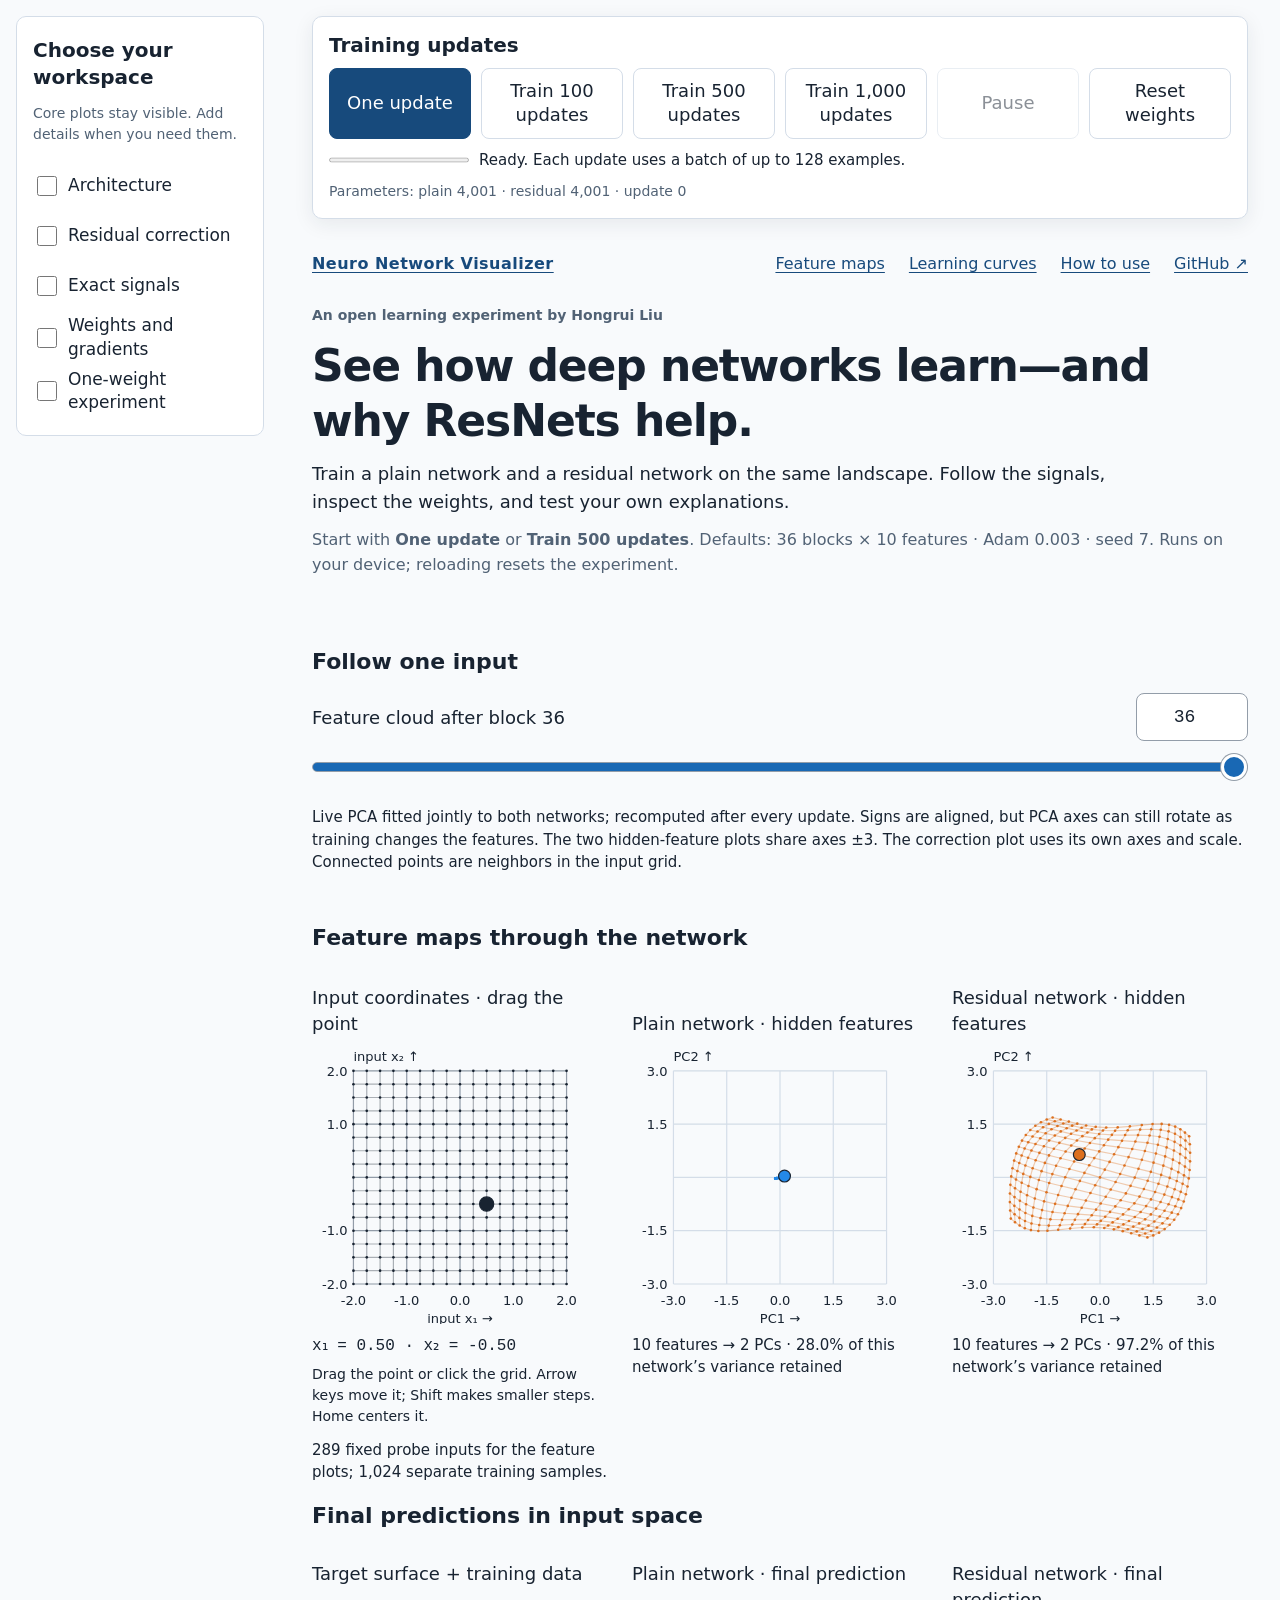
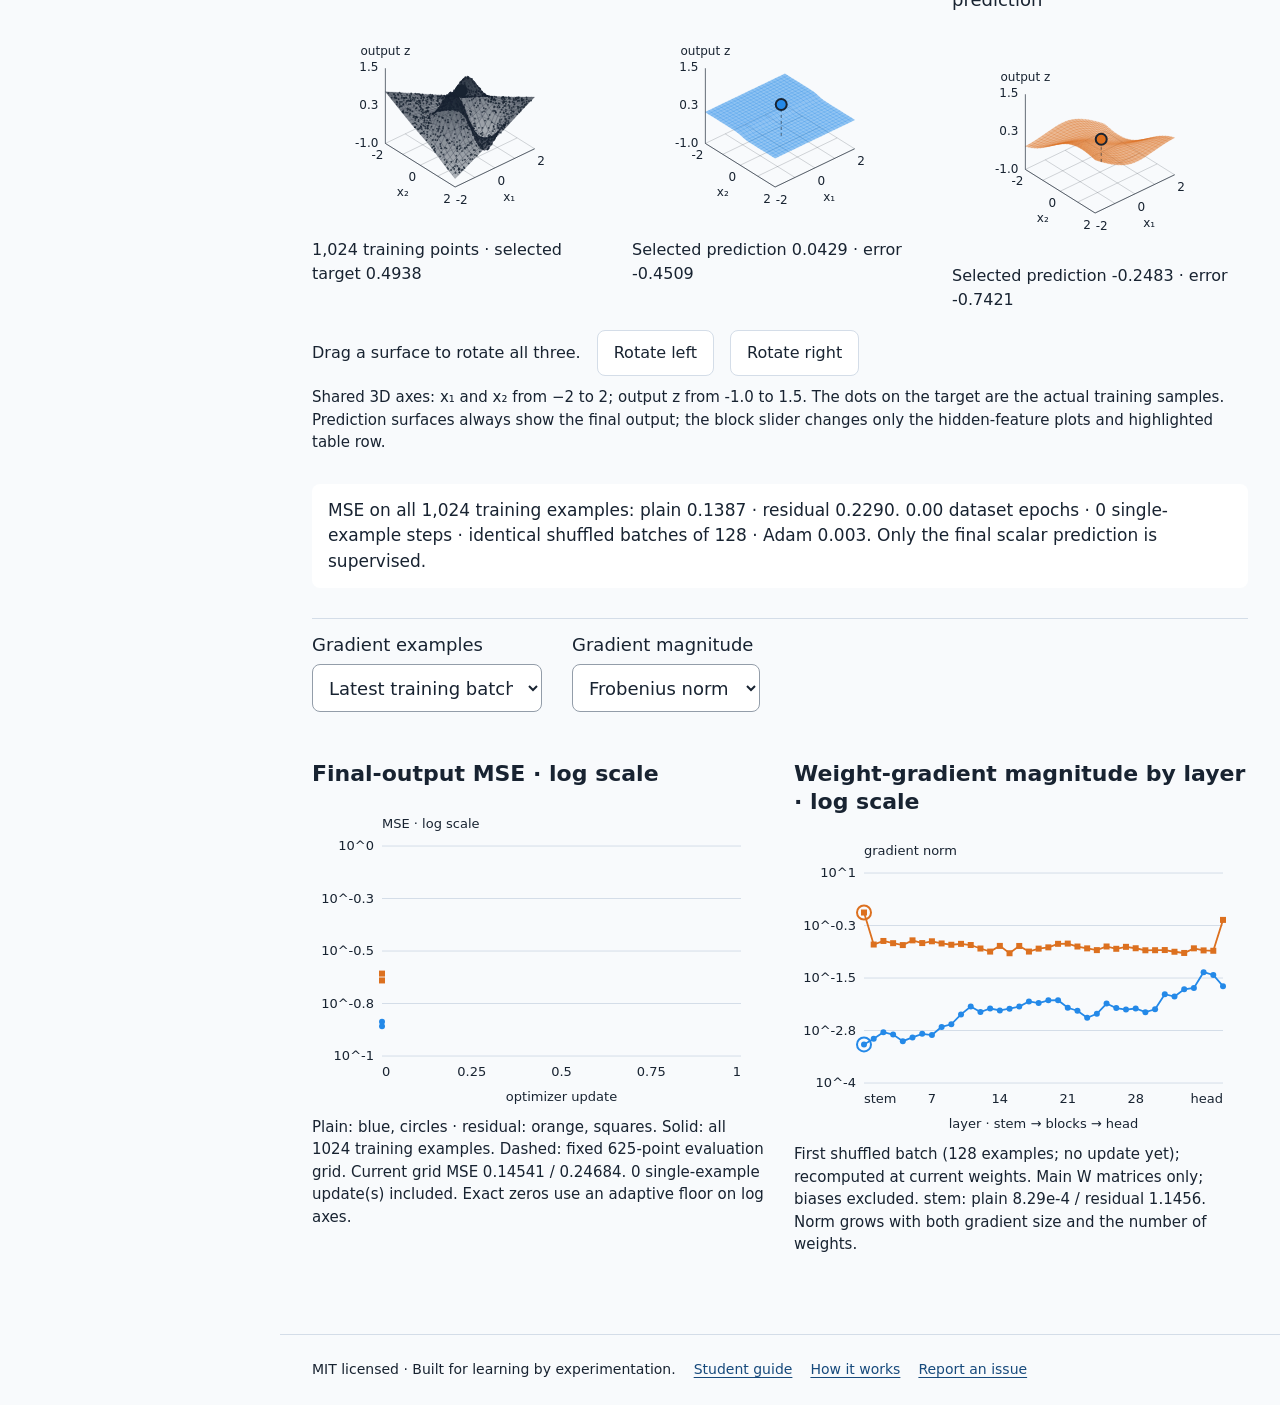
<file: index.html>
<!doctype html>
<!-- Generated by scripts/build.py. Edit src/, then rebuild. -->
<html lang="en"><head><meta charset="utf-8"><meta name="viewport" content="width=device-width,initial-scale=1">
<meta name="description" content="Neuro Network Visualizer: compare plain and residual networks, features, weights, gradients, and loss in your browser.">
<title>Explore · Neuro Network Visualizer</title><style>
#rs-lab{--font-size-base:18px;--rs-track:light-dark(#c5cbd2,#6a7480);--rs-control-bg:light-dark(#fff,#282c32);--rs-control-border:light-dark(#939da9,#a2acb8);--rs-slider-color:light-dark(#1968b4,#90caff);font-size:18px;line-height:1.5;max-width:1880px;margin:auto;padding:8px 4px;color:var(--foreground)}
#rs-lab *{box-sizing:border-box}
#rs-lab .rs-setup{display:flex;flex-wrap:wrap;align-items:flex-end;gap:18px 28px}
#rs-lab .rs-setup .form-label{display:grid;gap:6px;min-width:170px}
#rs-lab .rs-setup #rs-info{font-size:16px;flex:1;min-width:200px;align-self:center}
#rs-lab .form-control,#rs-lab .form-select{font-size:18px;min-height:48px;padding:10px 12px;border:1px solid var(--rs-control-border);background-color:var(--rs-control-bg);color:var(--foreground);border-radius:8px}
#rs-lab .btn{font-size:16px;min-height:44px;padding:10px 16px;white-space:normal}
#rs-lab .rs-actions{display:flex;flex-wrap:wrap;gap:10px;margin:18px 0 22px}
#rs-lab .rs-inputs{display:grid;grid-template-columns:1fr 1fr;gap:28px}
#rs-lab .rs-control-heading{display:flex;align-items:center;justify-content:space-between;gap:12px}
#rs-lab .rs-control .rs-number{width:112px;min-width:112px;font:500 18px/1.4 var(--font-mono,monospace);text-align:center}
#rs-lab .rs-layer-control{margin-top:16px}
#rs-lab .rs-architecture-controls{margin-top:22px}
#rs-lab .rs-actions #rs-info{align-self:center;font-size:16px}
#rs-lab .rs-width-grid{display:grid;grid-template-columns:repeat(auto-fit,minmax(220px,1fr));gap:12px 24px;margin:14px 0}
#rs-lab .rs-width-grid .rs-control-heading{font-size:16px}
#rs-lab .rs-width-grid .rs-number{width:80px;min-width:80px}
#rs-lab #rs-width-mixed{font-size:14px}
#rs-lab #rs-architecture{overflow-wrap:anywhere;font-family:var(--font-mono,monospace)}
#rs-lab .rs-feature-caption{font-size:15px;min-height:4.5em;margin:0 0 12px}
#rs-lab .rs-correction-details{font-size:15px;overflow-wrap:anywhere;font-variant-numeric:tabular-nums}
#rs-lab input[type=range]{appearance:none;-webkit-appearance:none;width:100%;height:44px;min-height:44px;margin:4px 0 0;background:transparent;cursor:pointer;accent-color:var(--rs-slider-color);padding:0;border:0;opacity:1}
#rs-lab input[type=range]::-webkit-slider-runnable-track{height:10px;border-radius:6px;border:1px solid var(--rs-control-border);background:linear-gradient(to right,var(--rs-slider-color) 0 var(--rs-fill,50%),var(--rs-track) var(--rs-fill,50%) 100%)}
#rs-lab input[type=range]::-webkit-slider-thumb{appearance:none;-webkit-appearance:none;width:26px;height:26px;margin-top:-9px;border-radius:50%;border:3px solid var(--rs-control-bg);background:var(--rs-slider-color);box-shadow:0 0 0 1px var(--rs-control-border)}
#rs-lab input[type=range]::-moz-range-track{height:10px;border-radius:6px;border:1px solid var(--rs-control-border);background:var(--rs-track)}
#rs-lab input[type=range]::-moz-range-progress{height:10px;border-radius:6px;background:var(--rs-slider-color)}
#rs-lab input[type=range]::-moz-range-thumb{width:22px;height:22px;border-radius:50%;border:3px solid var(--rs-control-bg);background:var(--rs-slider-color)}
#rs-lab input:focus-visible,#rs-lab select:focus-visible,#rs-lab button:focus-visible{outline:3px solid var(--rs-slider-color);outline-offset:3px}
#rs-lab .rs-plots{display:grid;grid-template-columns:repeat(4,minmax(0,1fr));gap:24px;margin:20px 0 6px}
#rs-lab .rs-plots section{min-width:0}
#rs-lab h3{font-size:18px;font-weight:500;line-height:1.45;margin:14px 0 8px}
#rs-lab .rs-feature-plot{width:100%;display:block;color:var(--foreground);margin-bottom:22px}
#rs-lab .rs-feature-plot text{font:11px var(--font-sans,system-ui);fill:var(--foreground)}
#rs-lab .rs-surface{display:block;width:100%;aspect-ratio:1.26;cursor:grab;touch-action:pan-y;background:var(--background);color:var(--viz-series-3)}
#rs-lab .rs-surface:active{cursor:grabbing}
#rs-lab #rs-plain-surface{color:var(--viz-series-1)}
#rs-lab #rs-res-surface{color:var(--viz-series-2)}
#rs-lab .rs-surface-summary{font-size:16px;font-variant-numeric:tabular-nums;min-height:3em;margin:8px 0}
#rs-lab .rs-camera-controls{display:flex;align-items:center;flex-wrap:wrap;gap:10px 16px;margin-top:10px;font-size:16px}
#rs-lab .rs-note{font-size:15px;line-height:1.5;margin:10px 0}
#rs-lab .rs-loss{font-size:17px;margin:20px 0;padding:14px 16px;background:var(--card);border-radius:8px}
#rs-lab .table{font-size:16px;width:100%;table-layout:fixed}
#rs-lab .table th,#rs-lab .table td{padding:13px 16px;line-height:1.55;text-align:left}
#rs-lab .table td:not(:first-child){font-family:var(--font-mono,monospace);font-variant-numeric:tabular-nums;overflow-wrap:anywhere}
#rs-lab .rs-selected-row{background:var(--card)}
#rs-lab .rs-inspector{margin-top:32px;border-top:1px solid var(--border);padding-top:12px}
#rs-lab .rs-inspect-controls{display:flex;flex-wrap:wrap;align-items:end;gap:12px 24px;margin-top:12px}
#rs-lab .rs-inspect-controls .form-label{display:grid;gap:6px;max-width:100%}
#rs-lab .rs-inspect-controls input{width:120px}
#rs-lab .rs-inspector .rs-inputs>.form-label{display:grid;align-content:start;gap:8px}
#rs-lab .rs-heatmaps{display:grid;grid-template-columns:repeat(4,minmax(0,1fr));gap:20px}
#rs-lab .rs-diagnostic-row{display:grid;grid-template-columns:repeat(2,minmax(0,1fr));gap:28px;margin-top:24px}
#rs-lab .rs-diagnostic-row section{min-width:0}
#rs-lab .rs-diagnostic-chart,#rs-lab .rs-heatmap{display:block;width:100%;color:var(--foreground)}
#rs-lab .rs-diagnostic-chart text,#rs-lab .rs-heatmap text{fill:var(--foreground);font:13px var(--font-sans,system-ui)}
#rs-lab .rs-heatmap rect[data-index]{cursor:pointer}
#rs-lab .rs-negative-key{color:var(--viz-series-4)}
#rs-lab .rs-positive-key{color:var(--viz-series-5)}
#rs-lab .rs-note{overflow-wrap:anywhere}
#rs-lab #rs-training-diagnostics{border-top:1px solid var(--border);padding-top:12px}
#rs-lab #rs-training-diagnostics .form-select{max-width:230px}
#rs-lab .rs-diagnostic-toolbar{grid-column:1/-1}
#rs-lab .rs-diagnostic-toolbar .form-label{display:flex;align-items:center;flex-wrap:wrap;gap:12px}
@media(max-width:1199px){#rs-lab .rs-heatmaps{grid-template-columns:repeat(2,minmax(0,1fr))}}
@media(max-width:650px){#rs-lab .rs-diagnostic-row,#rs-lab .rs-heatmaps{grid-template-columns:1fr}#rs-lab .rs-inspector .rs-inputs{grid-template-columns:1fr}}
@media(max-width:400px){#rs-lab .rs-heatmap text{font-size:15px}}
@media(min-width:900px){#rs-lab .rs-plots h3{min-height:2.9em;display:flex;align-items:flex-end}}
@media(min-width:900px) and (max-width:1299px){#rs-lab .rs-plots{grid-template-columns:repeat(2,minmax(0,1fr))}}
@media(max-width:899px){#rs-lab .rs-plots{grid-template-columns:1fr;gap:26px}#rs-lab .rs-feature-plot{max-width:520px;margin-left:auto;margin-right:auto}#rs-lab .rs-surface{max-width:650px;margin:auto}}
@media(max-width:540px){#rs-lab .rs-inputs{grid-template-columns:1fr;gap:14px}#rs-lab .rs-setup{gap:12px}#rs-lab .rs-setup .form-label{min-width:0;flex:1}#rs-lab .rs-setup #rs-info{flex-basis:100%}#rs-lab .rs-control .rs-number{width:96px;min-width:96px}#rs-lab .table{min-width:570px}#rs-lab .table-responsive{overflow-x:auto}#rs-lab .rs-control-heading{font-size:16px}}

:root{color-scheme:light dark;--font-sans:system-ui,-apple-system,BlinkMacSystemFont,"Segoe UI",sans-serif;--font-mono:ui-monospace,Consolas,monospace;--background:light-dark(#f8fafc,#10151d);--foreground:light-dark(#182331,#edf2fa);--card:light-dark(#fff,#182231);--border:light-dark(#d4dde8,#3a495c);--primary:light-dark(#174a7c,#bddbff);--primary-foreground:light-dark(#fff,#132239);--muted-foreground:light-dark(#516275,#bac8d9);--viz-series-1:light-dark(#2489e8,#68b4ff);--viz-series-2:light-dark(#dc701f,#ffa355);--viz-series-3:var(--foreground);--viz-series-4:light-dark(#7351b5,#b79bed);--viz-series-5:light-dark(#16866c,#55c8a6)}
*{box-sizing:border-box}html{scroll-behavior:smooth;scroll-padding-top:20px}body{margin:0;background:var(--background);color:var(--foreground);font:16px/1.55 var(--font-sans)}a{color:var(--primary);text-underline-offset:3px}button,input,select{font:inherit;color:inherit}button,a,input,select{touch-action:manipulation}button:focus-visible,a:focus-visible,input:focus-visible,select:focus-visible{outline:3px solid var(--primary);outline-offset:3px}button:disabled{opacity:.5;cursor:not-allowed}.btn{display:inline-flex;align-items:center;justify-content:center;min-height:44px;padding:9px 14px;border:1px solid var(--border);border-radius:8px;background:var(--card);cursor:pointer;text-decoration:none}.btn:hover:not(:disabled){border-color:var(--primary)}.btn-primary{background:var(--primary);color:var(--primary-foreground);border-color:var(--primary)}.form-control,.form-select{min-height:44px;padding:8px 10px;border:1px solid var(--border);border-radius:6px;background:var(--card);max-width:100%}input[type=checkbox]{width:18px;height:18px;accent-color:var(--primary);flex-shrink:0}h1,h2,h3{line-height:1.25}h1{font-size:clamp(28px,4vw,44px);letter-spacing:-.025em;margin:12px 0}h2{font-size:22px;margin:0 0 18px}p{margin:12px 0}main,.site-header,.site-footer{width:min(1600px,100%);margin:auto;padding:24px 32px}.site-header{padding-bottom:14px}.site-header nav{display:flex;flex-wrap:wrap;gap:12px 24px;align-items:center;margin-bottom:28px}.brand{font-weight:700;letter-spacing:.03em;margin-right:auto}.intro{max-width:850px;font-size:18px}.eyebrow{font-size:14px;font-weight:600;color:var(--muted-foreground)}.muted,.text-muted{color:var(--muted-foreground)}.site-footer{border-top:1px solid var(--border);font-size:14px;margin-top:24px;display:flex;gap:18px;flex-wrap:wrap}.table{border-collapse:collapse}.table td,.table th{border-bottom:1px solid var(--border)}.table-responsive{overflow-x:auto}.sr-only{position:absolute;width:1px;height:1px;padding:0;margin:-1px;overflow:hidden;clip:rect(0,0,0,0);white-space:nowrap;border:0}[hidden]{display:none!important}noscript{display:block;padding:24px}
/* Public workspace layout overrides the original embedded lab geometry. */
#rs-lab{max-width:none;margin:0;padding:0}#rs-lab .workspace-options{padding:18px 20px;background:var(--card);border:1px solid var(--border);border-radius:10px;margin-bottom:20px}.workspace-options strong{margin-right:16px}.workspace-options .muted{display:inline-block}.option-list{display:flex;flex-wrap:wrap;gap:10px 24px;margin-top:12px}.option-list label,.width-toggle{display:inline-flex;align-items:center;gap:8px;min-height:36px;cursor:pointer}#rs-lab .lab-panel{border:0;padding:20px 0;margin:0}#rs-lab .preset-row{display:flex;flex-wrap:wrap;gap:10px;align-items:center;margin-bottom:20px}#rs-lab .training-toolbar{padding:18px;background:var(--card);border:1px solid var(--border);border-radius:10px;gap:10px;margin:0 0 20px}#rs-lab .run-status{display:flex;flex-wrap:wrap;align-items:center;gap:12px;width:100%;font-size:14px;min-height:24px}#rs-progress{width:140px;height:10px;accent-color:var(--primary)}#rs-lab #rs-info{font-size:14px;color:var(--muted-foreground);width:100%}#rs-lab .rs-feature-grid,#rs-lab .rs-surface-grid{display:grid;grid-template-columns:repeat(3,minmax(0,1fr));gap:24px}#rs-lab.with-correction .rs-feature-grid{grid-template-columns:repeat(4,minmax(0,1fr))}#rs-lab .rs-surface-grid section{min-width:0}#rs-lab .rs-feature-grid h3{min-height:2.9em}#rs-lab .rs-feature-caption{min-height:0}#rs-lab .rs-feature-plot{margin-bottom:10px}#rs-lab .rs-diagnostic-toolbar{display:flex;flex-wrap:wrap;gap:16px 30px}#rs-lab #rs-training-diagnostics{margin-top:30px}#rs-lab .rs-diagnostic-toolbar .form-label{align-items:flex-start;flex-direction:column;gap:6px}#rs-lab .rs-diagnostic-toolbar .form-select{max-width:100%}#rs-lab .rs-surface{background:transparent}#rs-lab .rs-inputs{margin-bottom:10px}#rs-lab #rs-loss{margin:0 0 18px}.guide{max-width:900px}.guide h2{margin-top:36px}.guide h3{margin-top:26px}.guide li{margin:8px 0}.guide pre{padding:16px;background:var(--card);overflow-x:auto;border:1px solid var(--border);border-radius:8px}.guide code{font-family:var(--font-mono);font-size:.93em}.guide table{width:100%;border-collapse:collapse}.guide th,.guide td{text-align:left;vertical-align:top;border-bottom:1px solid var(--border);padding:10px}.guide blockquote{margin:24px 0;border-left:3px solid var(--primary);padding-left:18px}
@media(max-width:1100px){#rs-lab.with-correction .rs-feature-grid{grid-template-columns:repeat(2,minmax(0,1fr))}}
@media(max-width:800px){main,.site-header,.site-footer{padding:20px}#rs-lab .rs-feature-grid,#rs-lab .rs-surface-grid,#rs-lab.with-correction .rs-feature-grid{grid-template-columns:1fr}#rs-lab .rs-feature-grid h3{min-height:0}#rs-lab .rs-feature-caption{max-width:520px;margin:auto}#rs-lab .rs-diagnostic-row{grid-template-columns:1fr}#rs-lab .rs-feature-plot{max-width:520px;margin:auto}#rs-lab .rs-surface{max-width:600px;margin:auto}}
@media(max-width:420px){main,.site-header,.site-footer{padding:14px}#rs-lab .training-toolbar{padding:12px}#rs-lab .training-toolbar>.btn{flex:1 1 110px}#rs-lab .workspace-options{padding:12px}#rs-lab .rs-setup{flex-direction:column;align-items:stretch}#rs-lab .rs-heatmaps{grid-template-columns:1fr}.site-header nav{gap:12px 18px}.brand{width:100%}}
@media(prefers-reduced-motion:reduce){html{scroll-behavior:auto}}
/* Reserve space for the fixed controls so plots and anchor targets stay clear. */
#rs-lab #rs-input{touch-action:none;user-select:none;cursor:crosshair}
#rs-lab #rs-input [data-input-handle],#rs-lab #rs-input .rs-selected-point{cursor:grab}
#rs-lab #rs-input.is-dragging,#rs-lab #rs-input.is-dragging *{cursor:grabbing}
#rs-lab #rs-input:focus-visible{outline:3px solid var(--primary);outline-offset:3px;border-radius:4px}
#rs-lab .rs-point-readout{display:block;font:500 16px/1.5 var(--font-mono);font-variant-numeric:tabular-nums;margin:6px 0}
#rs-lab .rs-point-help{font-size:14px;margin:6px 0 12px}
html:has(.lab-page){scroll-padding-top:calc(var(--training-dock-height,210px) + 32px)}
.lab-page{--workspace-rail:280px;padding-left:var(--workspace-rail);padding-top:calc(var(--training-dock-height,210px) + 24px)}
#rs-lab .workspace-options{position:fixed;left:16px;top:16px;width:calc(var(--workspace-rail) - 32px);max-height:calc(100dvh - 32px);overflow-y:auto;overscroll-behavior:contain;z-index:25;padding:20px 16px;margin:0}
#rs-lab .workspace-options h2{font-size:20px;margin:0 0 12px;line-height:1.35}
#rs-lab .workspace-options .muted{font-size:14px;line-height:1.5}
#rs-lab .option-list{display:flex;flex-direction:column;gap:6px;margin-top:18px}
#rs-lab .option-list label{font-size:17px;line-height:1.4;min-height:44px;align-items:center}
#rs-lab .option-list input{width:20px;height:20px}
#rs-lab .training-toolbar{position:fixed;left:calc(var(--workspace-rail) + 32px);right:32px;top:16px;z-index:30;display:grid;grid-template-columns:repeat(6,minmax(0,1fr));gap:10px;padding:16px;margin:0;box-shadow:0 5px 20px light-dark(#18233114,#0005)}
#rs-lab .training-toolbar>.btn{min-height:56px;padding:10px 12px;font-size:18px;line-height:1.35}
#rs-lab .training-heading{grid-column:1/-1;display:flex;align-items:center;justify-content:space-between;gap:16px}
#rs-lab .training-heading h2{font-size:20px;margin:0}
#rs-lab .training-toolbar .run-status,#rs-lab .training-toolbar #rs-info{grid-column:1/-1}
#rs-lab .training-toolbar .run-status{font-size:15px;gap:10px;min-height:0}
#rs-lab .training-toolbar #rs-info{font-size:14px}
#rs-lab .workspace-toggle,#rs-lab .button-short{display:none}
#rs-lab .workspace-backdrop{position:fixed;inset:0;z-index:20;background:#0005;border:0;padding:0;cursor:default}
@media(max-width:1099px){
 .lab-page{--workspace-rail:0px;padding-left:0;padding-top:calc(var(--training-dock-height,210px) + 16px)}
 #rs-lab .training-toolbar{left:12px;right:12px;top:8px;gap:8px;padding:12px}
 #rs-lab .workspace-toggle{display:inline-flex;font-size:15px;min-height:40px;padding:6px 12px}
 #rs-lab .training-toolbar .button-long{display:none}
 #rs-lab .training-toolbar .button-short{display:inline}
 #rs-lab .workspace-options{left:12px;top:calc(var(--training-dock-height,210px) + 16px);width:min(280px,calc(100vw - 24px));max-height:calc(100dvh - var(--training-dock-height,210px) - 28px);visibility:hidden;box-shadow:0 8px 24px #0003}
 #rs-lab.workspace-open .workspace-options{visibility:visible}
}
@media(max-width:600px){
 #rs-lab .training-toolbar{grid-template-columns:repeat(3,minmax(0,1fr))}
 #rs-lab .training-toolbar>.btn{min-height:48px;font-size:18px;padding:8px}
 #rs-lab .training-heading{gap:8px}
 #rs-lab .training-heading h2{font-size:18px}
 #rs-lab .training-toolbar .run-status{display:grid;grid-template-columns:54px minmax(0,1fr);font-size:12px;line-height:1.35}
 #rs-lab #rs-progress{width:54px}
 #rs-lab .training-toolbar #rs-info{font-size:12px;line-height:1.35}
}
</style></head>
<body class="lab-page"><header class="site-header"><nav aria-label="Main navigation"><a class="brand" href="index.html">Neuro Network Visualizer</a><a href="#rs-views-panel">Feature maps</a><a href="#rs-training-diagnostics">Learning curves</a><a href="guide.html" target="_blank" rel="noopener">How to use</a><a href="https://github.com/liuhon33/neuro-network-visualizer" target="_blank" rel="noopener">GitHub ↗</a></nav>
<div class="eyebrow">An open learning experiment by Hongrui Liu</div><h1>See how deep networks learn—and why ResNets help.</h1><p class="intro">Train a plain network and a residual network on the same landscape. Follow the signals, inspect the weights, and test your own explanations.</p>
<p class="muted">Start with <strong>One update</strong> or <strong>Train 500 updates</strong>. Defaults: 36 blocks × 10 features · Adam 0.003 · seed 7. Runs on your device; reloading resets the experiment.</p></header>
<main><noscript>This lab needs JavaScript to train networks and draw the plots.</noscript><div id="rs-lab"><button class="workspace-backdrop" type="button" aria-label="Close workspace options" hidden></button><aside class="workspace-options" id="workspace-options" aria-labelledby="workspace-heading">
<div><h2 id="workspace-heading">Choose your workspace</h2><span class="muted">Core plots stay visible. Add details when you need them.</span></div>
<div class="option-list">
<label><input type="checkbox" id="show-architecture"> Architecture</label>
<label><input type="checkbox" id="show-correction"> Residual correction</label>
<label><input type="checkbox" id="show-values"> Exact signals</label>
<label><input type="checkbox" id="show-heatmaps"> Weights and gradients</label>
<label><input type="checkbox" id="show-slices"> One-weight experiment</label>
</div></aside>

<section class="lab-panel" hidden="" id="rs-configuration-panel"><h2>Architecture and training data</h2>
<div class="preset-row"><span>Start a new comparison:</span><button class="btn" id="preset-deep" type="button">Deep · 36 × 10</button><button class="btn" id="preset-small" type="button">Small · 3 × 2</button><span class="muted">Presets reset both models.</span></div><div class="rs-setup">
<label class="form-label">Hidden blocks <select class="form-select" id="rs-depth"><option>3</option><option>12</option><option>24</option><option selected="">36</option></select></label>
<label class="form-label">Initialization seed <input class="form-control" id="rs-seed" max="999" min="1" type="number" value="7"/></label>
</div>
<div class="rs-inputs rs-architecture-controls">
<div class="rs-control"><div class="rs-control-heading"><label for="rs-width-all">Set all hidden widths <span id="rs-width-mixed"></span></label><input aria-label="All hidden widths numeric value" class="form-control rs-number" id="rs-width-all-number" max="32" min="1" type="number" value="10"/></div><input aria-label="Set all hidden widths" class="form-range" id="rs-width-all" max="32" min="1" type="range" value="10"/><button class="btn" id="rs-apply-width" type="button">Apply this width to all</button></div>
<div class="rs-control"><div class="rs-control-heading"><label for="rs-samples">Training examples</label><input aria-label="Training example count" class="form-control rs-number" id="rs-samples-number" max="4096" min="128" step="128" type="number" value="1024"/></div><input aria-label="Training examples" class="form-range" id="rs-samples" max="4096" min="128" step="128" type="range" value="1024"/></div>
</div>
<label class="width-toggle"><input type="checkbox" id="show-widths"> Adjust individual layer widths</label><section class="lab-panel" hidden="" id="rs-width-details"><h3>Individual widths: stem and each hidden block</h3><div class="rs-width-grid" id="rs-width-controls"></div></section>
<div class="rs-note" id="rs-architecture"></div>
<div class="rs-note" id="rs-shortcuts"></div>
<div class="rs-note">Changing widths, depth, sample count, or seed resets both networks. The input remains 2D and the final output remains one number.</div>
</section>
<section class="rs-actions training-toolbar" aria-labelledby="training-heading"><div class="training-heading"><h2 id="training-heading">Training updates</h2><button class="btn workspace-toggle" id="workspace-toggle" type="button" aria-expanded="false" aria-controls="workspace-options">Workspace</button></div><button class="btn btn-primary" id="rs-step" type="button" aria-label="Perform one training update"><span class="button-long">One update</span><span class="button-short" aria-hidden="true">+1</span></button><button class="btn" id="rs-run" type="button" aria-label="Train 100 additional updates"><span class="button-long">Train 100 updates</span><span class="button-short" aria-hidden="true">+100</span></button><button class="btn" id="rs-run-500" type="button" aria-label="Train 500 additional updates"><span class="button-long">Train 500 updates</span><span class="button-short" aria-hidden="true">+500</span></button><button class="btn" id="rs-run-1000" type="button" aria-label="Train 1,000 additional updates"><span class="button-long">Train 1,000 updates</span><span class="button-short" aria-hidden="true">+1,000</span></button><button class="btn" id="rs-pause" type="button" disabled>Pause</button>
<button class="btn" id="rs-init" type="button" aria-label="Reset both networks' weights and training history"><span class="button-long">Reset weights</span><span class="button-short" aria-hidden="true">Reset</span></button><div class="run-status"><progress id="rs-progress" max="1" value="0" aria-label="Requested training updates completed"></progress><span id="rs-run-status" role="status">Ready. Each update uses a batch of up to 128 examples.</span></div><span aria-live="polite" id="rs-info"></span></section>
<section class="lab-panel" id="rs-input-panel"><h2>Follow one input</h2>
<div class="rs-control rs-layer-control"><div class="rs-control-heading"><label for="rs-layer">Feature cloud after <span id="rs-layer-value"></span></label><input aria-label="Feature block number; zero is the stem" class="form-control rs-number" id="rs-layer-number" max="36" min="0" type="number" value="36"/></div><input class="form-range" id="rs-layer" max="36" min="0" type="range" value="36"/></div>
<div class="rs-note" id="rs-range"></div>
</section>
<section class="lab-panel" id="rs-views-panel"><h2>Feature maps through the network</h2>
<div class="rs-plots rs-feature-grid">
<section><h3>Input coordinates · drag the point</h3><svg aria-label="Choose an input point" aria-roledescription="Two-dimensional input selector" aria-describedby="rs-input-help rs-selected-input" class="rs-feature-plot" id="rs-input" role="group" tabindex="0"></svg><output class="rs-point-readout" id="rs-selected-input">x₁ = 0.50 · x₂ = −0.50</output><p class="rs-note rs-point-help" id="rs-input-help">Drag the point or click the grid. Arrow keys move it; Shift makes smaller steps. Home centers it.</p><p class="rs-feature-caption" id="rs-input-caption"></p></section>
<section><h3>Plain network · hidden features</h3><svg aria-label="Hidden features of the input grid" class="rs-feature-plot" id="rs-plain" role="img"></svg><p class="rs-feature-caption" id="rs-plain-caption"></p></section>
<section><h3>Residual network · hidden features</h3><svg aria-label="Residual hidden features of the input grid" class="rs-feature-plot" id="rs-res" role="img"></svg><p class="rs-feature-caption" id="rs-res-caption"></p></section>
<section hidden="" id="rs-correction-panel"><h3 id="rs-correction-title">Selected block · added correction αF(h)</h3><svg aria-describedby="rs-correction-caption rs-correction-selected" aria-labelledby="rs-correction-title" class="rs-feature-plot" id="rs-correction" role="img"></svg><p class="rs-feature-caption" id="rs-correction-caption"></p><p class="rs-correction-details" id="rs-correction-selected"></p></section>
</div><h2>Final predictions in input space</h2><div class="rs-surface-grid" id="rs-predictions"><section><h3>Target surface + training data</h3><canvas aria-label="Target function with training points" class="rs-surface" id="rs-target-surface" role="img">Target function and training points in three dimensions.</canvas><p class="rs-surface-summary" id="rs-target-summary"></p></section><section><h3>Plain network · final prediction</h3><canvas aria-label="Plain network final scalar prediction over the original inputs x1 and x2" class="rs-surface" id="rs-plain-surface" role="img">Plain network final prediction in three dimensions.</canvas><p class="rs-surface-summary" id="rs-plain-summary"></p></section><section><h3>Residual network · final prediction</h3><canvas aria-label="Residual network final scalar prediction over the original inputs x1 and x2" class="rs-surface" id="rs-res-surface" role="img">Residual network final prediction in three dimensions.</canvas><p class="rs-surface-summary" id="rs-res-summary"></p></section></div>
<div class="rs-camera-controls"><span>Drag a surface to rotate all three.</span><button aria-label="Rotate all surfaces left" class="btn" id="rs-view-left" type="button">Rotate left</button><button aria-label="Rotate all surfaces right" class="btn" id="rs-view-right" type="button">Rotate right</button></div>
<p class="rs-note" id="rs-surface-range"></p>
</section>
<div aria-live="polite" class="rs-loss" id="rs-loss"></div>
<section class="lab-panel" hidden="" id="rs-values-panel"><h2>Exact signal values at the selected input</h2>
<div class="table-responsive"><table class="table"><thead><tr><th>Signal location</th><th>Plain: exact values</th><th>Residual: exact values</th></tr></thead><tbody id="rs-values"></tbody></table></div>
</section>
<section class="rs-inspector" hidden="" id="rs-inspector">
<section class="lab-panel" id="rs-parameter-panel"><h2>Parameter selection and gradient examples</h2>
<div class="rs-inputs">
<div class="rs-control"><div class="rs-control-heading"><label for="rs-inspect-layer">Inspect <span id="rs-inspect-layer-label">stem</span></label><input aria-label="Inspected parameter layer" class="form-control rs-number" id="rs-inspect-layer-number" max="37" min="0" type="number" value="0"/></div><input aria-label="Parameter layer: stem through output head" class="form-range" id="rs-inspect-layer" max="37" min="0" type="range" value="0"/></div>

</div>
<div class="rs-inspect-controls">
<label class="form-label">Parameter <select class="form-select" id="rs-tensor"><option value="w">Main weights W</option><option value="b">Bias b</option><option value="skip">Shortcut weights P</option></select></label>
<label class="form-label">Output row <input class="form-control" id="rs-weight-row" max="1" min="0" type="number" value="0"/></label>
<label class="form-label">Input column <input class="form-control" id="rs-weight-col" max="1" min="0" type="number" value="0"/></label>
</div>
<p class="rs-note" id="rs-gradient-context"></p>
</section>
<section class="lab-panel" hidden="" id="rs-heatmap-panel"><h2>Weight and gradient heatmaps</h2>
<div class="rs-heatmaps">
<section><h3>Plain · parameter values</h3><svg aria-label="Plain network parameter heatmap" class="rs-heatmap" id="rs-plain-weights" role="img"></svg></section>
<section><h3>Plain · gradients</h3><svg aria-label="Plain network signed gradient heatmap" class="rs-heatmap" id="rs-plain-gradients" role="img"></svg></section>
<section><h3>Residual · parameter values</h3><svg aria-label="Residual network parameter heatmap" class="rs-heatmap" id="rs-res-weights" role="img"></svg></section>
<section><h3>Residual · gradients</h3><svg aria-label="Residual network signed gradient heatmap" class="rs-heatmap" id="rs-res-gradients" role="img"></svg></section>
</div>
<p class="rs-note">Click a cell, or use the row and column fields (indices start at 0). <span class="rs-negative-key">■</span> Negative · neutral = zero · <span class="rs-positive-key">■</span> Positive. Each pair shares a color scale; weights and gradients have separate scales.</p>
<p aria-live="polite" class="rs-note" id="rs-heatmap-values"></p><p class="rs-note" id="rs-heatmap-hover">Point to a cell for its exact value.</p>
</section>
<section class="lab-panel" hidden="" id="rs-slice-panel"><h2>One-example loss versus the selected parameter</h2>
<p class="rs-note" id="rs-example-context"></p>
<div class="rs-inputs">
<div class="rs-control"><div class="rs-control-heading"><label for="rs-sweep-radius">Sweep radius <span id="rs-sweep-radius-value">0.50</span></label></div><input class="form-range" id="rs-sweep-radius" max="3" min="0.01" step="0.01" type="range" value="0.5"/></div>
<div class="rs-control"><div class="rs-control-heading"><label for="rs-preview-offset">Preview change Δw</label><input aria-label="Preview parameter change, without saving" class="form-control rs-number" id="rs-preview-number" max="0.5" min="-0.5" step="0.001" type="number" value="0"/></div><input aria-label="Preview a parameter change in both networks" class="form-range" id="rs-preview-offset" max="0.5" min="-0.5" step="0.001" type="range" value="0"/></div>
</div>
<div class="rs-diagnostic-row">
<section><h3>Plain · single-example loss</h3><svg aria-label="Plain single-example loss versus one parameter" class="rs-diagnostic-chart" id="rs-plain-slice" role="img"></svg><p class="rs-note" id="rs-plain-slice-summary"></p></section>
<section><h3>Residual · single-example loss</h3><svg aria-label="Residual single-example loss versus one parameter" class="rs-diagnostic-chart" id="rs-res-slice" role="img"></svg><p class="rs-note" id="rs-res-slice-summary"></p></section>
</div>
<p class="rs-note">Filled dot: current parameter · open diamond: preview · dashed tangent: current single-example gradient. Only the chosen parameter varies along each curve. Previewing leaves both models unchanged.</p>
<div class="rs-actions"><button class="btn btn-primary" id="rs-example-step" type="button">Train both networks once on this example</button></div>
<p class="rs-note">Uses the point selected on the input grid and the target function’s label. Updates all trainable parameters with Adam 0.003 and its existing optimizer state, then redraws the curves. The example is not appended to the training set.</p>
<p aria-live="polite" class="rs-note" id="rs-example-result"></p>
</section>
</section>
<div class="rs-diagnostic-row" id="rs-training-diagnostics">
<div class="rs-diagnostic-toolbar"><label class="form-label">Gradient examples <select class="form-select" id="rs-gradient-source"><option value="batch">Latest training batch</option><option value="full">Full training set</option><option value="single">Selected single example</option></select></label><label class="form-label">Gradient magnitude <select class="form-select" id="rs-gradient-measure"><option value="norm">Frobenius norm</option><option value="rms">RMS per weight</option></select></label></div>
<section class="lab-panel" id="rs-loss-panel"><h2>Final-output MSE · log scale</h2><svg aria-label="Training and fixed-grid MSE over optimizer updates" class="rs-diagnostic-chart" id="rs-loss-chart" role="img"></svg><p class="rs-note" id="rs-history-summary"></p></section>
<section class="lab-panel" id="rs-norm-panel"><h2>Weight-gradient magnitude by layer · log scale</h2><svg aria-label="Gradient norm or RMS across all layers" class="rs-diagnostic-chart" id="rs-gradient-chart" role="img"></svg><p class="rs-note" id="rs-norm-summary"></p></section>
</div>
</div>
</main>
<footer class="site-footer"><span>MIT licensed · Built for learning by experimentation.</span><a href="guide.html" target="_blank" rel="noopener">Student guide</a><a href="https://github.com/liuhon33/neuro-network-visualizer/blob/main/docs/architecture.md" target="_blank" rel="noopener">How it works</a><a href="https://github.com/liuhon33/neuro-network-visualizer/issues" target="_blank" rel="noopener">Report an issue</a></footer>
<script>
(()=>{
const root=document.getElementById('rs-lab'),$=s=>root.querySelector(s),NS='http://www.w3.org/2000/svg';
// Numerical model and PCA, embedded in the standalone lab.
function rng(seed){let a=seed|0;return()=>{a|=0;a=a+0x6D2B79F5|0;let t=Math.imul(a^a>>>15,1|a);t=t+Math.imul(t^t>>>7,61|t)^t;return((t^t>>>14)>>>0)/4294967296}}
function gaussian(r){return Math.sqrt(-2*Math.log(Math.max(1e-12,r())))*Math.cos(2*Math.PI*r())}
function target(x,y){return 1.3*Math.exp(-2.3*((x+.8)**2+(y-.5)**2))+.9*Math.exp(-3*((x-.9)**2+(y+.6)**2))-1.05*Math.exp(-2.8*((x-.45)**2+(y-.9)**2))+.18*x*y}
function trainingPoints(count){const r=rng(1234);return Array.from({length:count},()=>{const x=r()*4-2,y=r()*4-2;return[x,y,target(x,y)]})}
class Net{
 constructor(widths,res,seed,width=16){
  this.widths=Array.isArray(widths)?widths.slice():Array(widths+1).fill(width);
  if(this.widths.length<2||this.widths.some(w=>!Number.isInteger(w)||w<1))throw Error('Invalid hidden widths');
  this.depth=this.widths.length-1;this.res=res;this.alpha=1/Math.sqrt(this.depth);this.t=0;this.layers=[];
  const r=rng(seed),dims=[2,...this.widths,1];
  for(let l=0;l<dims.length-1;l++){
   const ni=dims[l],no=dims[l+1],z={ni,no,w:Float64Array.from({length:ni*no},()=>gaussian(r)*Math.sqrt(2/(ni+no))),b:new Float64Array(no)};
   // A width change uses a trainable, bias-free rectangular identity shortcut.
   // No extra random draws: corresponding main-branch weights remain identical.
   if(res&&l>0&&l<=this.depth&&ni!==no){z.skip=new Float64Array(ni*no);for(let i=0;i<Math.min(ni,no);i++)z.skip[i*ni+i]=1}
   for(const key of this.keys(z)){z['m'+key]=new Float64Array(z[key].length);z['v'+key]=new Float64Array(z[key].length)}
   this.layers.push(z);
  }
 }
 keys(z){return z.skip?['w','b','skip']:['w','b']}
 parameterCount(){return this.layers.reduce((s,z)=>s+this.keys(z).reduce((q,k)=>q+z[k].length,0),0)}
 forward(x,y,stopAt=this.depth){
  let h=[x,y];const hs=[h],acts=[];
  for(let l=0;l<=stopAt;l++){
   const z=this.layers[l],a=new Float64Array(z.no),out=new Float64Array(z.no);
   for(let j=0;j<z.no;j++){
    let s=z.b[j];for(let i=0;i<z.ni;i++)s+=z.w[j*z.ni+i]*h[i];a[j]=Math.tanh(s);
    if(this.res&&l>0){let bypass=z.skip?0:h[j];if(z.skip)for(let i=0;i<z.ni;i++)bypass+=z.skip[j*z.ni+i]*h[i];out[j]=bypass+this.alpha*a[j]}else out[j]=a[j];
   }
   acts.push(a);h=out;hs.push(h);
  }
  let pred;if(stopAt===this.depth){const z=this.layers.at(-1);pred=z.b[0];for(let i=0;i<z.ni;i++)pred+=z.w[i]*h[i]}
  return{pred,hs,acts};
 }
 gradients(batch){
  const grads=this.layers.map(z=>Object.fromEntries(this.keys(z).map(k=>[k,new Float64Array(z[k].length)])));let loss=0;
  for(const[x,y,t]of batch){
   const c=this.forward(x,y),error=c.pred-t,d=2*error/batch.length,head=this.layers.at(-1),last=grads.at(-1),h=c.hs.at(-1);loss+=error*error;last.b[0]+=d;
   let dh=new Float64Array(head.ni);for(let i=0;i<head.ni;i++){last.w[i]+=d*h[i];dh[i]=head.w[i]*d}
   for(let l=this.depth;l>=0;l--){
    const z=this.layers[l],g=grads[l],a=c.acts[l],prev=c.hs[l],back=new Float64Array(z.ni),residual=this.res&&l>0;
    for(let j=0;j<z.no;j++){
     const dz=dh[j]*(1-a[j]*a[j])*(residual?this.alpha:1);g.b[j]+=dz;
     for(let i=0;i<z.ni;i++){
      g.w[j*z.ni+i]+=dz*prev[i];back[i]+=z.w[j*z.ni+i]*dz;
      if(z.skip){g.skip[j*z.ni+i]+=dh[j]*prev[i];back[i]+=z.skip[j*z.ni+i]*dh[j]}
     }
     if(residual&&!z.skip)back[j]+=dh[j];
    }
    dh=back;
   }
  }
  return{grads,loss:loss/batch.length};
 }
 mse(points){let sum=0;for(const[x,y,t]of points){const e=this.forward(x,y).pred-t;sum+=e*e}return sum/points.length}
 // A coordinate slice is a read-only experiment: restore the parameter even if
 // evaluation fails. Optimizer moments and the update counter are untouched.
 weightSlice(point,layer,key,index,values){
  const z=this.layers[layer],p=z?.[key];
  if(!z||!this.keys(z).includes(key)||!p||!Number.isInteger(index)||index<0||index>=p.length||!values.every(Number.isFinite))throw Error('Invalid parameter slice');
  const original=p[index];
  try{return values.map(value=>{p[index]=value;const prediction=this.forward(point[0],point[1]).pred;return{value,prediction,loss:(prediction-point[2])**2}})}finally{p[index]=original}
 }
 update(batch,lr,opt){
  const g=this.gradients(batch);this.t++;
  this.norms=g.grads.map(q=>Math.sqrt(Object.values(q).reduce((s,v)=>s+v.reduce((a,b)=>a+b*b,0),0)));
  for(let l=0;l<this.layers.length;l++)for(const key of this.keys(this.layers[l])){
   const z=this.layers[l],p=z[key],m=z['m'+key],v=z['v'+key],d=g.grads[l][key];
   for(let i=0;i<p.length;i++)if(opt==='Adam'){m[i]=.9*m[i]+.1*d[i];v[i]=.999*v[i]+.001*d[i]*d[i];p[i]-=lr*(m[i]/(1-.9**this.t))/(Math.sqrt(v[i]/(1-.999**this.t))+1e-8)}else p[i]-=lr*d[i];
  }
 }
}
// Cyclic Jacobi eigensolver for symmetric covariance matrices, up to 32 x 32.
function symmetricEigen(matrix){
 const n=matrix.length,a=matrix.map(r=>Float64Array.from(r)),v=Array.from({length:n},(_,i)=>Float64Array.from({length:n},(_,j)=>Number(i===j)));
 const magnitude=Math.max(1e-30,...a.map((r,i)=>Math.abs(r[i]))),tolerance=magnitude*1e-13;
 for(let sweep=0;sweep<60;sweep++){
  let largest=0;
  for(let p=0;p<n-1;p++)for(let q=p+1;q<n;q++){
   const apq=a[p][q];largest=Math.max(largest,Math.abs(apq));if(Math.abs(apq)<=tolerance)continue;
   const tau=(a[q][q]-a[p][p])/(2*apq),t=(tau>=0?1:-1)/(Math.abs(tau)+Math.hypot(1,tau)),c=1/Math.hypot(1,t),s=t*c;
   a[p][p]-=t*apq;a[q][q]+=t*apq;a[p][q]=a[q][p]=0;
   for(let k=0;k<n;k++){
    if(k!==p&&k!==q){const kp=a[k][p],kq=a[k][q];a[k][p]=a[p][k]=c*kp-s*kq;a[k][q]=a[q][k]=s*kp+c*kq}
    const vp=v[k][p],vq=v[k][q];v[k][p]=c*vp-s*vq;v[k][q]=s*vp+c*vq;
   }
  }
  if(largest<=tolerance)break;
 }
 const order=Array.from({length:n},(_,i)=>i).sort((i,j)=>a[j][j]-a[i][i]);
 return{values:order.map(i=>Math.max(0,a[i][i])),vectors:order.map(i=>Float64Array.from(v,r=>r[i]))};
}
function fitPCA(rows,previous=null){
 const dim=rows[0].length,mean=new Float64Array(dim),cov=Array.from({length:dim},()=>new Float64Array(dim));
 for(const r of rows)for(let i=0;i<dim;i++)mean[i]+=r[i]/rows.length;
 for(const r of rows)for(let i=0;i<dim;i++)for(let j=0;j<=i;j++)cov[i][j]+=(r[i]-mean[i])*(r[j]-mean[j])/rows.length;
 for(let i=0;i<dim;i++)for(let j=0;j<i;j++)cov[j][i]=cov[i][j];
 const eig=symmetricEigen(cov),axes=eig.vectors.slice(0,2);
 for(let k=0;k<axes.length;k++){
  const axis=axes[k],old=previous?.axes[k];let sign;
  if(old?.length===dim)sign=axis.reduce((s,x,i)=>s+x*old[i],0);
  else{let largest=0;for(let i=1;i<dim;i++)if(Math.abs(axis[i])>Math.abs(axis[largest]))largest=i;sign=axis[largest]}
  if(sign<0)for(let i=0;i<dim;i++)axis[i]*=-1;
 }
 const total=eig.values.reduce((a,b)=>a+b,0);
 return{mean,axes,eigenvalues:eig.values,covariance:cov,retained:total>1e-24?(eig.values[0]+(eig.values[1]||0))/total:null};
}
function projectPCA(row,pca){return[0,1].map(k=>pca.axes[k]?pca.axes[k].reduce((s,a,i)=>s+a*(row[i]-pca.mean[i]),0):0)}
function retainedVariance(rows,pca){
 const n=rows.length,d=rows[0].length,mean=new Float64Array(d);for(const r of rows)for(let i=0;i<d;i++)mean[i]+=r[i]/n;
 let total=0,kept=0;for(const r of rows){const centered=r.map((x,i)=>x-mean[i]);total+=centered.reduce((s,x)=>s+x*x,0);for(const a of pca.axes){const dot=a.reduce((s,x,i)=>s+x*centered[i],0);kept+=dot*dot}}
 return total>1e-24?Math.max(0,Math.min(1,kept/total)):null;
}
if(typeof module!=='undefined'&&module.exports)module.exports={Net,rng,target,trainingPoints,symmetricEigen,fitPCA,projectPCA,retainedVariance};


const make=(tag,attrs,text)=>{const e=document.createElementNS(NS,tag);for(const[k,v]of Object.entries(attrs))e.setAttribute(k,v);if(text!==undefined)e.textContent=text;return e};
let nets,points,step=0,running=false,surfaceCache=null,featureCache=null,mseCache=null;
const inputPoint={x:.5,y:-.5};
let widths=Array(37).fill(10),order=[],batchCursor=0,samplesSeen=0,batchRng,trainTimer=null;
const pcaPrevious=new Map(),correctionPcaPrevious=new Map(),batchSize=128;
const camera={yaw:-.72,pitch:.58},surfaceSize=25;
const surfaceGrid=Array.from({length:surfaceSize*surfaceSize},(_,k)=>[-2+4*(k%surfaceSize)/(surfaceSize-1),-2+4*Math.floor(k/surfaceSize)/(surfaceSize-1)]);
const gridSide=17,grid=[];for(let j=0;j<gridSide;j++)for(let i=0;i<gridSide;i++)grid.push([-2+4*i/(gridSide-1),-2+4*j/(gridSide-1)]);
let runStart=0,runGoal=0;
function updateTrainingUI(){
 for(const id of ['rs-run','rs-run-500','rs-run-1000','rs-step'])$('#'+id).disabled=running;
 $('#rs-pause').disabled=!running;
 for(const control of $('#rs-configuration-panel').querySelectorAll('input,select,button'))control.disabled=running;
 $('#rs-progress').max=Math.max(1,runGoal);$('#rs-progress').value=Math.max(0,step-runStart);
 if(running)$('#rs-run-status').textContent=(step-runStart).toLocaleString()+' / '+runGoal.toLocaleString()+' additional updates · total '+step.toLocaleString()+'. Pause keeps your progress.';
}
function stop(message){running=false;clearTimeout(trainTimer);trainTimer=null;if(message)$('#rs-run-status').textContent=message;updateTrainingUI()}
function shuffle(){for(let i=order.length-1;i>0;i--){const j=Math.floor(batchRng()*(i+1));[order[i],order[j]]=[order[j],order[i]]}}
function buildWidthControls(){
 const box=$('#rs-width-controls');box.replaceChildren();
 widths.forEach((w,i)=>{
  const div=document.createElement('div');div.className='rs-control';
  div.innerHTML='<div class="rs-control-heading"><label for="rs-width-'+i+'">'+(i===0?'Stem':'Block '+i)+'</label><input id="rs-width-number-'+i+'" class="form-control rs-number" type="number" min="1" max="32" value="'+w+'" aria-label="'+(i===0?'Stem':'Block '+i)+' width numeric value"></div><input id="rs-width-'+i+'" class="form-range" type="range" min="1" max="32" value="'+w+'" aria-label="'+(i===0?'Stem':'Block '+i)+' width">';
  box.append(div);
  $('#rs-width-'+i).oninput=()=>{widths[i]=Number($('#rs-width-'+i).value);$('#rs-width-number-'+i).value=widths[i];init()};
  $('#rs-width-number-'+i).onchange=()=>{const el=$('#rs-width-number-'+i);widths[i]=Math.max(1,Math.min(32,Math.round(Number(el.value)||1)));el.value=widths[i];$('#rs-width-'+i).value=widths[i];init()};
 });
}
function init(){
 stop();runStart=0;runGoal=0;$('#rs-run-status').textContent='Ready. Each update uses a batch of up to 128 examples.';const depth=widths.length-1,seed=Math.max(1,Math.min(999,Math.round(Number($('#rs-seed').value)||7)));$('#rs-seed').value=seed;
 nets=[new Net(widths,false,seed),new Net(widths,true,seed)];points=trainingPoints(Number($('#rs-samples').value));
 step=0;samplesSeen=0;batchCursor=0;order=points.map((_,i)=>i);batchRng=rng(seed^0x2a7f19);shuffle();
 surfaceCache=featureCache=mseCache=null;pcaPrevious.clear();correctionPcaPrevious.clear();$('#rs-layer').max=depth;$('#rs-layer-number').max=depth;$('#rs-layer').value=Math.min(Number($('#rs-layer').value),depth);
 const same=widths.every(w=>w===widths[0]);$('#rs-width-mixed').textContent=same?'':'(mixed widths)';
 if(same){$('#rs-width-all').value=widths[0];$('#rs-width-all-number').value=widths[0]}
 $('#rs-architecture').textContent='Input 2 → stem '+widths[0]+widths.slice(1).map((w,i)=>' → block '+(i+1)+' ['+w+']').join('')+' → output 1';
 const projections=nets[1].layers.filter(z=>z.skip),extra=projections.reduce((s,z)=>s+z.skip.length,0);
 $('#rs-shortcuts').textContent=extra?projections.length+' width-changing shortcut(s): learned linear maps, '+extra+' extra residual parameters. Equal-width shortcuts remain identities. Shrinking a layer creates a bottleneck.':'All residual shortcuts are identities; both networks have the same parameter count.';
 $('#rs-target-surface').setAttribute('aria-label','Target function with '+points.length+' training samples');inspectorReset();updateTrainingUI();draw();
}
function featureData(layer){
 if(featureCache?.owner===nets&&featureCache.step===step&&featureCache.layer===layer)return featureCache;
 const forwards=nets.map(n=>grid.map(p=>n.forward(...p,layer))),raw=forwards.map(rows=>rows.map(c=>Array.from(c.hs[layer+1]))),dim=widths[layer];
 const pca=dim>2?fitPCA(raw.flat(),pcaPrevious.get(layer)):null;if(pca)pcaPrevious.set(layer,pca);
 const project=pca?h=>projectPCA(h,pca):h=>[h[0],h[1]||0];
 let correction=null;
 if(layer>0){
  // Use the actual branch activation, including the residual scale. A width-changing
  // block adds this vector to P h, so output minus the unprojected input is invalid.
  const raw=forwards[1].map(c=>Array.from(c.acts[layer],v=>nets[1].alpha*v));
  const pca=dim>2?fitPCA(raw,correctionPcaPrevious.get(layer)):null;if(pca)correctionPcaPrevious.set(layer,pca);
  const project=pca?h=>projectPCA(h,pca):h=>[h[0],h[1]||0];
  correction={raw,dim,pca,project,cloud:raw.map(project),zero:project(new Float64Array(dim)),retained:pca?pca.retained:1};
 }
 featureCache={owner:nets,step,layer,raw,dim,pca,project,correction,clouds:raw.map(rows=>rows.map(project)),retained:pca?raw.map(rows=>retainedVariance(rows,pca)):[1,1]};return featureCache;
}
function plot(svg,values,selected,extent,color,labels,reference=null){svg.setAttribute('viewBox','0 0 250 235');svg.replaceChildren();const X=v=>125+v/extent*90,Y=v=>111-v/extent*90,precision=extent<.2?3:extent<2?2:1;for(let k=-2;k<=2;k++){let v=k*extent/2;const tick=precision>1?String(Number(v.toFixed(precision))):v.toFixed(1);svg.append(make('path',{d:'M35,'+Y(v)+'H215 M'+X(v)+',21V201',stroke:'var(--border)','stroke-width':1,fill:'none'}));svg.append(make('text',{x:X(v),y:219,'text-anchor':'middle',class:'text-small'},tick));if(k!==0)svg.append(make('text',{x:precision>1?34:30,y:Y(v)+4,'text-anchor':'end',class:'text-small'},tick))}
for(let j=0;j<gridSide;j++){let d='';for(let i=0;i<gridSide;i++){const p=values[j*gridSide+i];d+=(i?'L':'M')+X(p[0])+','+Y(p[1])}svg.append(make('path',{d,stroke:color,opacity:.35,fill:'none','stroke-width':1}))}
for(let i=0;i<gridSide;i++){let d='';for(let j=0;j<gridSide;j++){const p=values[j*gridSide+i];d+=(j?'L':'M')+X(p[0])+','+Y(p[1])}svg.append(make('path',{d,stroke:color,opacity:.35,fill:'none','stroke-width':1}))}
values.forEach(p=>svg.append(make('circle',{cx:X(p[0]),cy:Y(p[1]),r:1.1,fill:color})));if(reference){const x=X(reference[0]),y=Y(reference[1]);svg.append(make('path',{d:'M'+(x-4)+','+y+'h8 M'+x+','+(y-4)+'v8',stroke:'var(--foreground)','stroke-width':1.5,fill:'none','data-reference':'zero correction'}))}if(svg.id==='rs-input')svg.append(make('circle',{cx:X(selected[0]),cy:Y(selected[1]),r:20,fill:'transparent','data-input-handle':'true'}));svg.append(make('circle',{cx:X(selected[0]),cy:Y(selected[1]),r:svg.id==='rs-input'?6:5,fill:color,stroke:'var(--foreground)','stroke-width':1,class:'rs-selected-point'}));svg.append(make('text',{x:125,y:234,'text-anchor':'middle',class:'text-small'},labels[0]+' →'));svg.append(make('text',{x:35,y:13,class:'text-small'},labels[1]+' ↑'))}
function drawCorrection(view,selected,layer){
 const svg=$('#rs-correction'),caption=$('#rs-correction-caption'),detail=$('#rs-correction-selected');
 svg.dataset.update=step;svg.dataset.block=layer;
 if(!view){
  $('#rs-correction-title').textContent='Stem · no residual branch';svg.setAttribute('viewBox','0 0 250 235');svg.replaceChildren();
  svg.append(make('text',{x:125,y:108,'text-anchor':'middle'},'No residual branch'),make('text',{x:125,y:128,'text-anchor':'middle'},'Select block 1–'+nets[1].depth));
  caption.textContent='The stem transforms the input directly. Added corrections begin at block 1.';detail.textContent='';delete svg.dataset.extent;delete svg.dataset.selectedNorm;return;
 }
 const raw=Array.from(selected.acts[layer],v=>nets[1].alpha*v),marker=view.project(raw);
 const largest=Math.max(...view.cloud.flat().map(Math.abs),...marker.map(Math.abs),...view.zero.map(Math.abs));
 const extent=Math.max(.1,Math.ceil(largest*1.1*20)/20),norm=Math.hypot(...raw);
 $('#rs-correction-title').textContent='Block '+layer+' · added correction αF(h)';
 plot(svg,view.cloud,marker,extent,'var(--viz-series-4)',view.pca?['residual PC1','residual PC2']:['correction 1',view.dim===1?'zero (width 1)':'correction 2'],view.zero);
 svg.dataset.extent=extent;svg.dataset.selectedNorm=norm;
 caption.textContent=(view.pca?view.dim+' correction features → 2 PCs · '+(view.retained===null?'no centered variance':(view.retained*100).toFixed(1)+'% variance retained')+'. Own centered PCA, refitted after every update; its axes differ from the hidden plots. ':view.dim+' correction feature'+(view.dim===1?' (shown on a line).':'s, shown directly.')+' ')+ 'Own scale ±'+extent.toFixed(2)+'. Cross = zero correction. Same probe inputs and grid connections.';
 detail.textContent='Selected αF(h) = ['+raw.map(v=>v.toFixed(4)).join(', ')+']. Full-vector length '+norm.toFixed(4)+' · α = '+nets[1].alpha.toFixed(4)+'.';
}
function surfaceData(){
 if(surfaceCache&&surfaceCache.owner===nets&&surfaceCache.step===step)return surfaceCache;
 const values=[surfaceGrid.map(([x,y])=>target(x,y)),...nets.map(n=>surfaceGrid.map(([x,y])=>n.forward(x,y).pred))];
 const all=[...values.flat(),...points.map(p=>p[2])],low=Math.floor((Math.min(0,...all)-.05)*2)/2,high=Math.ceil((Math.max(0,...all)+.05)*2)/2;
 surfaceCache={owner:nets,step,values,low,high};return surfaceCache;
}
function paintSurface(canvas,values,data,selected,samples){
 const w=canvas.clientWidth,h=canvas.clientHeight;if(w<1||h<1)return;
 const dpr=Math.min(devicePixelRatio||1,2),pw=Math.round(w*dpr),ph=Math.round(h*dpr);
 if(canvas.width!==pw||canvas.height!==ph){canvas.width=pw;canvas.height=ph}
 const ctx=canvas.getContext('2d');ctx.setTransform(dpr,0,0,dpr,0,0);ctx.clearRect(0,0,w,h);
 const style=getComputedStyle(canvas),ink=getComputedStyle(root).color,base=style.color,background=style.backgroundColor,span=data.high-data.low;
 const ca=Math.cos(camera.yaw),sa=Math.sin(camera.yaw),cp=Math.cos(camera.pitch),sp=Math.sin(camera.pitch);
 const raw=([x,y,z])=>{const a=x/2,b=y/2,c=(z-data.low)/span*1.7-.85,depth=a*sa+b*ca;return[a*ca-b*sa,depth*sp-c*cp,depth*cp+c*sp]};
 const corners=[];for(const x of [-2,2])for(const y of [-2,2])for(const z of [data.low,data.high])corners.push(raw([x,y,z]));
 const xs=corners.map(p=>p[0]),ys=corners.map(p=>p[1]),xmin=Math.min(...xs),xmax=Math.max(...xs),ymin=Math.min(...ys),ymax=Math.max(...ys);
 const scale=Math.min((w-92)/(xmax-xmin),(h-78)/(ymax-ymin)),ox=w/2-(xmin+xmax)*scale/2,oy=h/2-(ymin+ymax)*scale/2-4;
 const project=p=>{const q=raw(p);return[ox+scale*q[0],oy+scale*q[1],q[2]]};
 const path=coords=>{ctx.beginPath();coords.forEach((p,i)=>i?ctx.lineTo(p[0],p[1]):ctx.moveTo(p[0],p[1]))};
 const line=(a,b,alpha=1)=>{ctx.globalAlpha=alpha;ctx.strokeStyle=ink;ctx.lineWidth=1;path([project(a),project(b)]);ctx.stroke();ctx.globalAlpha=1};
 const text=(value,x,y,align='center')=>{ctx.globalAlpha=1;ctx.fillStyle=ink;ctx.font='12px system-ui, sans-serif';ctx.textAlign=align;ctx.textBaseline='middle';ctx.fillText(value,x,y)};
 ctx.fillStyle=background;ctx.fillRect(0,0,w,h);
 for(let k=-2;k<=2;k++){line([-2,k,data.low],[2,k,data.low],.18);line([k,-2,data.low],[k,2,data.low],.18)}
 const projected=surfaceGrid.map(([x,y],k)=>project([x,y,values[k]])),objects=[];
 for(let j=0;j<surfaceSize-1;j++)for(let i=0;i<surfaceSize-1;i++){
  const k=j*surfaceSize+i,ids=[k,k+1,k+1+surfaceSize,k+surfaceSize],vs=ids.map(q=>projected[q]);
  objects.push({kind:'face',coords:vs,depth:vs.reduce((s,p)=>s+p[2],0)/4,z:ids.reduce((s,q)=>s+values[q],0)/4});
 }
 if(samples)for(const p of points){const q=project(p);objects.push({kind:'point',coords:q,depth:q[2]+.018})}
 objects.sort((a,b)=>a.depth-b.depth);
 for(const o of objects){
  if(o.kind==='face'){
   path(o.coords);ctx.closePath();ctx.globalAlpha=1;ctx.fillStyle=background;ctx.fill();
   ctx.globalAlpha=.25+.6*Math.max(0,Math.min(1,(o.z-data.low)/span));ctx.fillStyle=base;ctx.fill();
   ctx.globalAlpha=.28;ctx.lineWidth=.6;ctx.strokeStyle=base;ctx.stroke();
  }else{
   ctx.globalAlpha=.8;ctx.beginPath();ctx.arc(o.coords[0],o.coords[1],Math.max(.65,2.5*Math.sqrt(128/points.length)),0,Math.PI*2);ctx.fillStyle=ink;ctx.fill();ctx.strokeStyle=background;ctx.lineWidth=.35;ctx.stroke();
  }
 }
 ctx.globalAlpha=1;
 const floorCorners=[[-2,-2],[2,-2],[2,2],[-2,2]],near=floorCorners.reduce((best,p)=>raw([...p,data.low])[2]>raw([...best,data.low])[2]?p:best),zCorner=floorCorners.reduce((best,p)=>project([...p,data.low])[0]<project([...best,data.low])[0]?p:best);
 const floorCenter=project([0,0,data.low]);
 for(const [name,point]of [['x₁',v=>[v,near[1],data.low]],['x₂',v=>[near[0],v,data.low]]]){
  const a=project(point(-2)),b=project(point(2)),mid=project(point(0)),dx=b[0]-a[0],dy=b[1]-a[1],length=Math.hypot(dx,dy);
  let nx=-dy/length,ny=dx/length;if(nx*(mid[0]-floorCenter[0])+ny*(mid[1]-floorCenter[1])<0){nx=-nx;ny=-ny}
  line(point(-2),point(2),.65);for(const v of [-2,0,2]){const tick=project(point(v));text(String(v),tick[0]+nx*15,tick[1]+ny*15)}
  text(name,mid[0]+nx*33,mid[1]+ny*33);
 }
 let p;
 line([...zCorner,data.low],[...zCorner,data.high],.65);
 for(const z of [data.low,(data.low+data.high)/2,data.high]){p=project([...zCorner,z]);text(z.toFixed(1),p[0]-7,p[1],'right')}
 p=project([...zCorner,data.high]);text('output z',Math.max(30,p[0]),p[1]-16);
 const marker=project(selected),foot=project([selected[0],selected[1],data.low]);
 ctx.setLineDash([3,3]);path([foot,marker]);ctx.strokeStyle=ink;ctx.globalAlpha=.6;ctx.stroke();ctx.setLineDash([]);ctx.globalAlpha=1;
 ctx.beginPath();ctx.arc(marker[0],marker[1],5.5,0,2*Math.PI);ctx.fillStyle=base;ctx.fill();ctx.strokeStyle=ink;ctx.lineWidth=2;ctx.stroke();
 canvas.dataset.update=String(step);canvas.dataset.zMin=data.low;canvas.dataset.zMax=data.high;canvas.dataset.selectedOutput=selected[2];
}
function drawSurfaces(){
 if(!nets)return;const data=surfaceData(),{x,y}=inputPoint,selected=[target(x,y),...nets.map(n=>n.forward(x,y).pred)];
 ['target','plain','res'].forEach((name,i)=>paintSurface($('#rs-'+name+'-surface'),data.values[i],data,[x,y,selected[i]],i===0));
 $('#rs-target-summary').textContent=points.length.toLocaleString()+' training points · selected target '+selected[0].toFixed(4);
 $('#rs-plain-summary').textContent='Selected prediction '+selected[1].toFixed(4)+' · error '+(selected[1]-selected[0]).toFixed(4);
 $('#rs-res-summary').textContent='Selected prediction '+selected[2].toFixed(4)+' · error '+(selected[2]-selected[0]).toFixed(4);
 $('#rs-surface-range').textContent='Shared 3D axes: x₁ and x₂ from −2 to 2; output z from '+data.low.toFixed(1)+' to '+data.high.toFixed(1)+'. The dots on the target are the actual training samples. Prediction surfaces always show the final output; the block slider changes only the hidden-feature plots and highlighted table row.';
}
function draw(){const {x,y}=inputPoint,layer=Number($('#rs-layer').value),depth=nets[0].depth;$('#rs-selected-input').textContent='x₁ = '+x.toFixed(2)+' · x₂ = '+y.toFixed(2);$('#rs-layer-number').value=layer;$('#rs-layer-value').textContent=layer===0?'stem':'block '+layer;
for(const el of root.querySelectorAll('input[type=range]'))el.style.setProperty('--rs-fill',100*(Number(el.value)-Number(el.min))/(Number(el.max)-Number(el.min))+'%');
const selected=nets.map(n=>n.forward(x,y)),view=featureData(layer),clouds=view.clouds,markers=selected.map(c=>view.project(c.hs[layer+1])),extent=Math.max(2,Math.ceil(Math.max(...clouds.flat(2).map(Math.abs),...markers.flat().map(Math.abs))*2)/2),labels=view.pca?['PC1','PC2']:['hidden coordinate 1',view.dim===1?'zero (width 1)':'hidden coordinate 2'];
plot($('#rs-input'),grid,[x,y],2,'var(--foreground)',['input x₁','input x₂']);plot($('#rs-plain'),clouds[0],markers[0],extent,'var(--viz-series-1)',labels);plot($('#rs-res'),clouds[1],markers[1],extent,'var(--viz-series-2)',labels);
drawCorrection(view.correction,selected[1],layer);
$('#rs-info').textContent='Parameters: plain '+nets[0].parameterCount().toLocaleString()+' · residual '+nets[1].parameterCount().toLocaleString()+' · update '+step;
$('#rs-range').textContent=(view.pca?'Live PCA fitted jointly to both networks; recomputed after every update. Signs are aligned, but PCA axes can still rotate as training changes the features. ':'Direct hidden coordinates; no PCA needed. ')+ 'The two hidden-feature plots share axes ±'+extent+'. The correction plot uses its own axes and scale. Connected points are neighbors in the input grid.';
$('#rs-input-caption').textContent=grid.length+' fixed probe inputs for the feature plots; '+points.length.toLocaleString()+' separate training samples.';
for(let k=0;k<2;k++)$('#rs-'+(k?'res':'plain')+'-caption').textContent=view.pca?view.dim+' features → 2 PCs · '+(view.retained[k]===null?'no within-network variance':(100*view.retained[k]).toFixed(1)+'% of this network’s variance retained'):view.dim+' hidden feature'+(view.dim===1?' (shown on a line).':'s, shown directly.');
const table=$('#rs-values');table.replaceChildren();const row=(name,a,b)=>{const tr=document.createElement('tr');for(const v of [name,a,b]){const td=document.createElement('td');td.textContent=v;tr.append(td)}table.append(tr)},fmt=a=>'['+Array.from(a).map(v=>v.toFixed(4)).join(', ')+']';
row('Input',fmt([x,y]),fmt([x,y]));for(let l=0;l<=depth;l++){row((l===0?'After stem':'After block '+l)+' · '+widths[l]+'D',fmt(selected[0].hs[l+1]),fmt(selected[1].hs[l+1]));if(l===layer)table.lastChild.classList.add('rs-selected-row')}row('Scalar prediction',selected[0].pred.toFixed(4),selected[1].pred.toFixed(4));row('Target',target(x,y).toFixed(4),target(x,y).toFixed(4));
if(mseCache?.owner!==nets||mseCache.step!==step)mseCache={owner:nets,step,values:nets.map(n=>n.mse(points))};const mse=mseCache.values;
$('#rs-loss').textContent='MSE on all '+points.length.toLocaleString()+' training examples: plain '+mse[0].toFixed(4)+' · residual '+mse[1].toFixed(4)+'. '+(samplesSeen/points.length).toFixed(2)+' dataset epochs · '+inspection.singleSteps+' single-example steps · identical shuffled batches of '+batchSize+' · Adam 0.003. Only the final scalar prediction is supervised.';drawSurfaces();drawInspector()}
function update(){if(batchCursor>=order.length){shuffle();batchCursor=0}const batch=order.slice(batchCursor,batchCursor+batchSize).map(i=>points[i]);for(const n of nets)n.update(batch,.003,'Adam');inspection.lastBatch=batch;inspection.lastKind='batch';batchCursor+=batch.length;samplesSeen+=batch.length;step++;recordInspection('batch');$('#rs-example-result').textContent=''}
// Embedded inside the lab closure by scripts/build.py.
// Evaluation always uses current parameters. The last batch is retained as data,
// not as a stale pre-update gradient. Coordinate sweeps never train the model.
const inspection={history:[],lastBatch:null,lastKind:null,singleSteps:0,gradCache:null,sliceCache:null};
const modelNames=['Plain','Residual'],modelColors=['var(--viz-series-1)','var(--viz-series-2)'];
const shortNumber=v=>!Number.isFinite(v)?'not finite':v===0?'0':Math.abs(v)<.001||Math.abs(v)>=1e4?v.toExponential(2):Number(v.toPrecision(5)).toString();
function selectedExample(){const {x,y}=inputPoint;return[x,y,target(x,y)]}
function layerName(l){return l===0?'stem':l===nets[0].depth+1?'head':'block '+l}
function inspectorReset(){
 inspection.history=[];inspection.lastBatch=null;inspection.lastKind=null;inspection.singleSteps=0;inspection.gradCache=inspection.sliceCache=null;
 $('#rs-inspect-layer').max=$('#rs-inspect-layer-number').max=nets[0].depth+1;
 $('#rs-inspect-layer').value=Math.min(Number($('#rs-inspect-layer').value),nets[0].depth+1);
 $('#rs-preview-offset').value=$('#rs-preview-number').value=0;$('#rs-example-result').textContent='';
 recordInspection('initial');
}
function recordInspection(kind){
 if(inspection.history.at(-1)?.step===step)return;
 if(mseCache?.owner!==nets||mseCache.step!==step)mseCache={owner:nets,step,values:nets.map(n=>n.mse(points))};
 const data=surfaceData(),test=data.values.slice(1).map(values=>values.reduce((sum,p,i)=>sum+(p-data.values[0][i])**2,0)/values.length);
 inspection.history.push({step,kind,train:mseCache.values.slice(),test});
 inspection.gradCache=inspection.sliceCache=null;$('#rs-preview-offset').value=$('#rs-preview-number').value=0;
}
function gradientData(){
 const scope=$('#rs-gradient-source').value,point=selectedExample(),key=[step,scope,...(scope==='single'?point:[])].join('|');
 if(inspection.gradCache?.owner===nets&&inspection.gradCache.key===key)return inspection.gradCache;
 const batch=scope==='full'?points:scope==='single'?[point]:inspection.lastBatch||order.slice(0,batchSize).map(i=>points[i]);
 const label=scope==='full'?'Full training set ('+batch.length+' examples)':scope==='single'?'Selected example ('+point.slice(0,2).join(', ')+')':inspection.lastBatch?'Latest update’s '+(inspection.lastKind==='single'?'single example':'batch ('+batch.length+' examples)'):'First shuffled batch ('+batch.length+' examples; no update yet)';
 inspection.gradCache={owner:nets,key,scope,batch,label,values:nets.map(n=>n.gradients(batch))};return inspection.gradCache;
}
function selection(){
 const layer=Math.max(0,Math.min(nets[0].depth+1,Number($('#rs-inspect-layer').value)||0)),key=$('#rs-tensor').value,z=nets[0].layers[layer];
 const rows=z.no,cols=key==='b'?1:z.ni,row=Math.max(0,Math.min(rows-1,Math.floor(Number($('#rs-weight-row').value)||0))),col=Math.max(0,Math.min(cols-1,Math.floor(Number($('#rs-weight-col').value)||0)));
 $('#rs-inspect-layer-number').value=layer;$('#rs-inspect-layer-label').textContent=layerName(layer);
 $('#rs-weight-row').max=rows-1;$('#rs-weight-col').max=cols-1;$('#rs-weight-row').value=row;$('#rs-weight-col').value=col;$('#rs-weight-col').disabled=cols===1;
 const symbol=key==='b'?'b':key==='skip'?'P':'W';
 return{layer,key,rows,cols,row,col,index:row*cols+col,name:symbol+'['+row+(key==='b'?'':','+col)+']'};
}
function parameterArray(net,s){const z=net.layers[s.layer];return net.keys(z).includes(s.key)?z[s.key]:null}
function absentParameter(k,s){return k===0?'No shortcut parameters':s.layer>0&&s.layer<=nets[1].depth?'Identity shortcut · no trainable P':'No shortcut at '+layerName(s.layer)}
function sliderPaint(){for(const el of $('#rs-inspector').querySelectorAll('input[type=range]')){const span=Number(el.max)-Number(el.min);el.style.setProperty('--rs-fill',(span?100*(Number(el.value)-Number(el.min))/span:0)+'%')}}
function emptyChart(svg,message){const width=Math.max(300,Math.min(560,svg.getBoundingClientRect().width||560));svg.replaceChildren();svg.setAttribute('viewBox','0 0 '+width+' 300');svg.append(make('text',{x:width/2,y:145,'text-anchor':'middle'},message))}
function lineChart(svg,series,{xlabel,ylabel,log=false,xmin=null,xmax=null,ymin=null,ymax=null,ticks=null}={}){
 const width=Math.max(300,Math.min(560,svg.getBoundingClientRect().width||560)),right=width-25;
 svg.replaceChildren();svg.setAttribute('viewBox','0 0 '+width+' 300');
 const finite=series.flatMap(s=>s.data).filter(p=>Number.isFinite(p[0])&&Number.isFinite(p[1]));
 if(!finite.length){emptyChart(svg,'No finite values');return null}
 const smallestPositive=finite.reduce((a,p)=>p[1]>0?Math.min(a,p[1]):a,Infinity);
 const zeroFloor=Number.isFinite(smallestPositive)?Math.max(Number.MIN_VALUE,Math.min(1e-16,smallestPositive/10)):1e-16;
 // Preserve genuinely tiny positive gradients; only exact zero needs a floor.
 const transform=v=>log?Math.log10(v>0?v:zeroFloor):v;
 svg.dataset.zeroFloor=zeroFloor;
 const xx=finite.map(p=>p[0]),yy=finite.map(p=>transform(p[1]));
 const extent=values=>values.reduce((a,v)=>[Math.min(a[0],v),Math.max(a[1],v)],[Infinity,-Infinity]);
 const xr=extent(xx),yr=extent(yy);xmin=xmin??xr[0];xmax=xmax??xr[1];
 if(xmin===xmax)xmax=xmin+1;
 ymin=ymin??(log?Math.floor(yr[0]):Math.min(0,yr[0]));ymax=ymax??(log?Math.ceil(yr[1]):yr[1]*1.08);
 if(ymax<=ymin)ymax=ymin+1;
 const X=x=>70+(x-xmin)/(xmax-xmin)*(right-70),Y=y=>250-(transform(y)-ymin)/(ymax-ymin)*210;
 for(let i=0;i<=4;i++){
  const y=ymin+(ymax-ymin)*i/4,py=250-i*210/4;
  svg.append(make('path',{d:'M70,'+py+'H'+right,stroke:'var(--border)',fill:'none','data-grid-tick':y}));
  svg.append(make('text',{x:62,y:py+4,'text-anchor':'end','data-y-tick':y},log?'10^'+Number(y.toFixed(1)):shortNumber(Number(y.toPrecision(3)))));
 }
 const divisions=width<400?2:4;
 const xt=ticks||Array.from({length:divisions+1},(_,i)=>{const x=xmin+(xmax-xmin)*i/divisions;return[x,shortNumber(Number(x.toPrecision(3)))]});
 for(const[x,label]of xt)svg.append(make('text',{x:X(x),y:270,'text-anchor':x===xmin?'start':x===xmax?'end':'middle'},label));
 svg.append(make('text',{x:70,y:22},ylabel),make('text',{x:(70+right)/2,y:295,'text-anchor':'middle'},xlabel));
 for(const s of series){
  let path='',active=false;
  for(const p of s.data){if(!Number.isFinite(p[1])){active=false;continue}path+=(active?'L':'M')+X(p[0])+','+Y(p[1]);active=true}
  if(!s.pointsOnly)svg.append(make('path',{d:path,stroke:s.color,'stroke-width':1.8,'stroke-dasharray':s.dash||'',fill:'none'}));
  const marks=s.noMarks?[]:s.markAll?s.data:s.data.length?[s.data.at(-1)]:[];
  for(const p of marks){if(!Number.isFinite(p[1]))continue;const attrs=s.square?{x:X(p[0])-3,y:Y(p[1])-3,width:6,height:6}:{cx:X(p[0]),cy:Y(p[1]),r:3};const dot=make(s.square?'rect':'circle',{...attrs,fill:s.color});dot.append(make('title',{},s.name+': '+shortNumber(p[1])));svg.append(dot)}
 }
 return{X,Y,xmin,xmax,ymin,ymax};
}
function drawHeatmap(svg,values,s,maxValue,k,isGradient){
 svg.replaceChildren();svg.setAttribute('viewBox','0 0 360 358');svg.dataset.model=k;svg.dataset.gradient=Number(isGradient);svg.dataset.limit=maxValue;
 if(!values){svg.append(make('text',{x:180,y:148,'text-anchor':'middle'},absentParameter(k,s)));return}
 const cell=Math.min(250/s.cols,220/s.rows),left=58+(250-cell*s.cols)/2,top=26+(220-cell*s.rows)/2;
 svg.append(make('rect',{x:left,y:top,width:s.cols*cell,height:s.rows*cell,fill:'var(--card)'}));
 for(let row=0;row<s.rows;row++)for(let col=0;col<s.cols;col++){
  const index=row*s.cols+col,v=values[index],alpha=maxValue>0?Math.min(1,Math.abs(v)/maxValue):0;
  const rect=make('rect',{x:left+col*cell,y:top+row*cell,width:cell,height:cell,fill:v<0?'var(--viz-series-4)':'var(--viz-series-5)','fill-opacity':alpha,'data-index':index,'data-row':row,'data-col':col,'data-value':v});
  svg.append(rect);
 }
 svg.append(make('rect',{x:left+s.col*cell,y:top+s.row*cell,width:cell,height:cell,fill:'none',stroke:'var(--foreground)','stroke-width':2,'pointer-events':'none'}));
 for(const col of [...new Set([0,s.cols-1])])svg.append(make('text',{x:left+(col+.5)*cell,y:264,'text-anchor':'middle'},col));
 for(const row of [...new Set([0,s.rows-1])])svg.append(make('text',{x:46,y:top+(row+.5)*cell+4,'text-anchor':'end'},row));
 svg.append(make('text',{x:183,y:283,'text-anchor':'middle'},s.key==='b'?'bias column':'input column'),make('text',{x:8,y:15},'output row'),make('text',{x:183,y:306,'text-anchor':'middle'},'color bounds ±'+shortNumber(maxValue)));

 const gradientId=svg.id+'-scale',defs=make('defs',{}),gradient=make('linearGradient',{id:gradientId,x1:'0%',x2:'100%'});
 for(const [offset,color]of [['0%','var(--viz-series-4)'],['50%','var(--card)'],['100%','var(--viz-series-5)']])gradient.append(make('stop',{offset,'stop-color':maxValue===0?'var(--card)':color}));
 defs.append(gradient);svg.append(defs);
 svg.append(make('rect',{x:58,y:317,width:250,height:12,fill:'url(#'+gradientId+')',stroke:'var(--border)','data-colorbar':'true'}));
 for(const [x,value,anchor]of [[58,-maxValue,'start'],[183,0,'middle'],[308,maxValue,'end']])svg.append(make('text',{x,y:348,'text-anchor':anchor,'data-color-tick':value},shortNumber(value)));
}
function sliceData(){
 const s=selection(),point=selectedExample(),radius=Number($('#rs-sweep-radius').value),key=[step,s.layer,s.key,s.index,...point,radius].join('|');
 if(inspection.sliceCache?.owner===nets&&inspection.sliceCache.key===key)return inspection.sliceCache;
 const centers=nets.map(n=>parameterArray(n,s)?.[s.index]??null),valid=centers.filter(v=>v!==null),xmin=valid.length?Math.min(...valid)-radius:-radius,xmax=valid.length?Math.max(...valid)+radius:radius;
 const values=Array.from({length:101},(_,i)=>xmin+(xmax-xmin)*i/100);
 const curves=nets.map((n,k)=>centers[k]===null?null:{center:centers[k],points:n.weightSlice(point,s.layer,s.key,s.index,values),currentLoss:n.mse([point]),gradient:n.gradients([point]).grads[s.layer][s.key][s.index]});
 inspection.sliceCache={owner:nets,key,s,point,radius,xmin,xmax,curves};return inspection.sliceCache;
}
function drawSlices(){
 if($('#rs-slice-panel').hidden)return;
 const s=selection(),point=selectedExample(),radius=Number($('#rs-sweep-radius').value);
 $('#rs-sweep-radius-value').textContent=radius.toFixed(2);
 for(const el of [$('#rs-preview-offset'),$('#rs-preview-number')]){el.min=-radius;el.max=radius;el.value=Math.max(-radius,Math.min(radius,Number(el.value)||0))}
 const offset=Number($('#rs-preview-offset').value);$('#rs-preview-number').value=offset;
 for(const id of ['rs-preview-offset','rs-preview-number','rs-sweep-radius','rs-example-step'])$('#'+id).disabled=running;
 $('#rs-example-context').textContent='Input ('+point.slice(0,2).map(v=>v.toFixed(2)).join(', ')+') · target '+shortNumber(point[2])+' · '+layerName(s.layer)+' '+s.name+'. '+(running?'Pause training to explore a fixed model.':'The same preview change Δw is applied separately to each network’s current parameter.');
 if(running){for(const id of ['plain','res']){emptyChart($('#rs-'+id+'-slice'),'Pause training to inspect this loss curve');$('#rs-'+id+'-slice-summary').textContent=''}sliderPaint();return}
 const data=sliceData(),finiteLoss=data.curves.filter(Boolean).flatMap(c=>c.points.map(p=>p.loss)).filter(Number.isFinite),ymax=Math.max(1e-8,finiteLoss.reduce((a,v)=>Math.max(a,v),0)*1.08);
 data.curves.forEach((c,k)=>{
  const prefix=k?'res':'plain',svg=$('#rs-'+prefix+'-slice'),summary=$('#rs-'+prefix+'-slice-summary');
  if(!c){emptyChart(svg,absentParameter(k,s));summary.textContent='No trainable parameter to sweep here.';for(const key of ['currentWeight','currentLoss','gradient','previewWeight','previewLoss'])delete svg.dataset[key];return}
  const axes=lineChart(svg,[{name:modelNames[k],color:modelColors[k],noMarks:true,data:c.points.map(p=>[p.value,p.loss])}],{xlabel:s.name+' (actual parameter value)',ylabel:'single-example squared error',xmin:data.xmin,xmax:data.xmax,ymin:0,ymax});
  if(!axes)return;
  const preview=nets[k].weightSlice(point,s.layer,s.key,s.index,[c.center+offset])[0],{X,Y}=axes;
  // Keep the tangent inside the chart, independently of the sweep's y range.
  const half=Math.min(radius/5,Math.abs(c.gradient)>1e-15?ymax/(6*Math.abs(c.gradient)):radius/5);
  let dmin=-half,dmax=half;
  if(Math.abs(c.gradient)>1e-15){const limits=[-c.currentLoss/c.gradient,(ymax-c.currentLoss)/c.gradient].sort((a,b)=>a-b);dmin=Math.max(dmin,limits[0]);dmax=Math.min(dmax,limits[1])}
  const tangent=[dmin,dmax].map(d=>[c.center+d,c.currentLoss+c.gradient*d]);
  svg.append(make('path',{d:tangent.map((p,i)=>(i?'L':'M')+X(p[0])+','+Y(p[1])).join(''),stroke:'var(--foreground)','stroke-dasharray':'4 3',fill:'none'}));
  svg.append(make('circle',{cx:X(c.center),cy:Y(c.currentLoss),r:5,fill:modelColors[k],stroke:'var(--foreground)'}));
  const px=X(preview.value),py=Y(preview.loss);svg.append(make('path',{d:'M'+px+','+(py-6)+'l6,6 -6,6 -6,-6Z',fill:'var(--background)',stroke:modelColors[k],'stroke-width':2}));
  Object.assign(svg.dataset,{currentWeight:c.center,currentLoss:c.currentLoss,gradient:c.gradient,previewWeight:preview.value,previewLoss:preview.loss});
  summary.textContent='Current '+s.name+' = '+shortNumber(c.center)+' · loss '+shortNumber(c.currentLoss)+' · ∂loss/∂parameter '+shortNumber(c.gradient)+'. Preview '+shortNumber(preview.value)+' → loss '+shortNumber(preview.loss)+'.';
 });sliderPaint();
}
function drawLearningCharts(g){
 const history=inspection.history,series=[];
 for(let k=0;k<2;k++)for(const kind of ['train','test'])series.push({name:modelNames[k]+' '+kind,color:modelColors[k],square:k===1,dash:kind==='test'?'5 4':'',data:history.map(h=>[h.step,h[kind][k]])});
 lineChart($('#rs-loss-chart'),series,{xlabel:'optimizer update',ylabel:'MSE · log scale',log:true,xmin:0,xmax:Math.max(1,step)});
 const last=history.at(-1);
 $('#rs-history-summary').textContent='Plain: blue, circles · residual: orange, squares. Solid: all '+points.length+' training examples. Dashed: fixed '+surfaceGrid.length+'-point evaluation grid. Current grid MSE '+last.test.map(shortNumber).join(' / ')+'. '+inspection.singleSteps+' single-example update(s) included. Exact zeros use an adaptive floor on log axes.';
 const rms=$('#rs-gradient-measure').value==='rms',norm=arr=>Math.hypot(...arr)/(rms?Math.sqrt(arr.length):1);
 const gs=g.values.map((v,k)=>({name:modelNames[k]+' main weights',color:modelColors[k],square:k===1,markAll:true,data:v.grads.map((z,l)=>[l,norm(z.w)])}));
 const projected=g.values[1].grads.flatMap((z,l)=>z.skip?[[l,norm(z.skip)]]:[]);
 if(projected.length)gs.push({name:'Residual shortcut weights',color:modelColors[1],pointsOnly:true,markAll:true,data:projected});
 const lastLayer=nets[0].depth+1,spacing=Math.max(1,Math.ceil(lastLayer/6)),ticks=[[0,'stem']];
 for(let l=spacing;l<lastLayer;l+=spacing)if(lastLayer-l>spacing*.65)ticks.push([l,String(l)]);ticks.push([lastLayer,'head']);
 const axes=lineChart($('#rs-gradient-chart'),gs,{xlabel:'layer · stem → blocks → head',ylabel:rms?'RMS gradient per weight':'gradient norm',log:true,xmin:0,xmax:lastLayer,ticks});
 const s=selection();
 if(axes)for(const v of gs.slice(0,2)){const p=v.data[s.layer];$('#rs-gradient-chart').append(make('circle',{cx:axes.X(p[0]),cy:axes.Y(p[1]),r:7,fill:'none',stroke:v.color,'stroke-width':2}))}
 $('#rs-norm-summary').textContent=g.label+'; recomputed at current weights. Main W matrices only; biases excluded.'+(projected.length?' Extra orange circles: learned shortcut P gradients.':'')+' '+layerName(s.layer)+': plain '+shortNumber(gs[0].data[s.layer][1])+' / residual '+shortNumber(gs[1].data[s.layer][1])+'. '+(rms?'RMS divides the sum of squared gradients by the number of weights before taking the square root.':'Norm grows with both gradient size and the number of weights.');
}
function drawInspector(){
 const s=selection(),g=gradientData(),weights=nets.map(n=>parameterArray(n,s)),grads=g.values.map((v,k)=>weights[k]?v.grads[s.layer][s.key]:null);
 $('#rs-heatmap-hover').textContent='Point to a cell for its exact value.';
 const maximum=arrays=>arrays.filter(Boolean).reduce((m,a)=>a.reduce((v,x)=>Math.max(v,Math.abs(x)),m),0),wmax=maximum(weights),gmax=maximum(grads);
 $('#rs-gradient-context').textContent=g.label+' · gradients evaluated at the currently displayed weights (update '+step+'). These are raw derivatives, before Adam rescales them. Changing the example selector does not train either model.';
 if(!$('#rs-heatmap-panel').hidden)for(let k=0;k<2;k++){const prefix=k?'res':'plain';drawHeatmap($('#rs-'+prefix+'-weights'),weights[k],s,wmax,k,false);drawHeatmap($('#rs-'+prefix+'-gradients'),grads[k],s,gmax,k,true)}
 $('#rs-heatmap-values').textContent=layerName(s.layer)+' · '+s.name+' · '+weights.map((w,k)=>modelNames[k]+': '+(w?'value '+shortNumber(w[s.index])+', gradient '+shortNumber(grads[k][s.index]):'no trainable shortcut')).join(' | ');
 drawSlices();drawLearningCharts(g);
}
function trainSelectedExample(){
 if(running)return;
 const point=selectedExample(),before=nets.map(n=>n.mse([point])),s=selection(),old=nets.map(n=>parameterArray(n,s)?.[s.index]??null);
 for(const n of nets)n.update([point],.003,'Adam');
 inspection.lastBatch=[point];inspection.lastKind='single';inspection.singleSteps++;step++;recordInspection('single');updateTrainingUI();$('#rs-run-status').textContent='Completed one selected-example update. Total '+step+'.';draw();
 $('#rs-example-result').textContent='Update '+step+' on ('+point.slice(0,2).map(v=>v.toFixed(2)).join(', ')+'): '+nets.map((n,k)=>modelNames[k]+' loss '+shortNumber(before[k])+' → '+shortNumber(n.mse([point]))+(old[k]===null?'':' · actual Δ'+s.name+' '+shortNumber(parameterArray(n,s)[s.index]-old[k]))).join(' | ')+'. All parameters were eligible to update; these are newly evaluated curves.';
}
$('#rs-inspect-layer').oninput=()=>{inspection.sliceCache=null;$('#rs-preview-offset').value=0;drawInspector()};
$('#rs-inspect-layer-number').onchange=()=>{const el=$('#rs-inspect-layer');el.value=Math.max(0,Math.min(Number(el.max),Math.floor(Number($('#rs-inspect-layer-number').value)||0)));el.oninput()};
for(const id of ['rs-tensor','rs-weight-row','rs-weight-col'])$('#'+id).onchange=()=>{inspection.sliceCache=null;$('#rs-preview-offset').value=0;drawInspector()};
for(const id of ['rs-gradient-source','rs-gradient-measure'])$('#'+id).onchange=drawInspector;
$('#rs-sweep-radius').oninput=drawSlices;$('#rs-preview-offset').oninput=drawSlices;
$('#rs-preview-number').onchange=()=>{const el=$('#rs-preview-offset');el.value=Math.max(Number(el.min),Math.min(Number(el.max),Number($('#rs-preview-number').value)||0));drawSlices()};
$('#rs-example-step').onclick=trainSelectedExample;
for(const svg of root.querySelectorAll('.rs-heatmap')){
 svg.onclick=e=>{const cell=e.target.closest('[data-index]');if(!cell)return;$('#rs-weight-row').value=cell.dataset.row;$('#rs-weight-col').value=cell.dataset.col;$('#rs-preview-offset').value=0;inspection.sliceCache=null;drawInspector()};
 svg.onpointermove=e=>{const cell=e.target.closest('[data-index]');if(!cell)return;$('#rs-heatmap-hover').textContent=modelNames[Number(svg.dataset.model)]+' · row '+cell.dataset.row+', column '+cell.dataset.col+' · '+(svg.dataset.gradient==='1'?'gradient ':'parameter ')+Number(cell.dataset.value).toPrecision(10)};
}

function setAllWidths(value){const w=Math.max(1,Math.min(32,Math.round(Number(value)||1)));widths.fill(w);$('#rs-width-all').value=w;$('#rs-width-all-number').value=w;for(let i=0;i<widths.length;i++){$('#rs-width-'+i).value=w;$('#rs-width-number-'+i).value=w}init()}
$('#rs-width-all').oninput=()=>setAllWidths($('#rs-width-all').value);$('#rs-width-all-number').onchange=()=>setAllWidths($('#rs-width-all-number').value);
$('#rs-apply-width').onclick=()=>setAllWidths($('#rs-width-all-number').value);
function setSamples(value){const n=Math.max(128,Math.min(4096,Math.round(Number(value)/128)*128||128));$('#rs-samples').value=n;$('#rs-samples-number').value=n;init()}
$('#rs-samples').oninput=()=>setSamples($('#rs-samples').value);$('#rs-samples-number').onchange=()=>setSamples($('#rs-samples-number').value);
$('#rs-init').onclick=init;$('#rs-depth').onchange=()=>{const count=Number($('#rs-depth').value)+1;while(widths.length<count)widths.push(Number($('#rs-width-all').value));widths=widths.slice(0,count);buildWidthControls();init()};$('#rs-seed').onchange=init;$('#rs-layer').oninput=draw;
$('#rs-layer-number').onchange=()=>{const input=$('#rs-layer-number'),range=$('#rs-layer'),v=Number(input.value);if(input.value!==''&&Number.isFinite(v))range.value=Math.max(Number(range.min),Math.min(Number(range.max),v));draw()};
const inputGrid=$('#rs-input');let inputDrag=null,inputFrame=null;
function setInputPoint(x,y,defer=false){
 if(!Number.isFinite(x)||!Number.isFinite(y))return;
 const clamp=v=>Math.round(Math.max(-2,Math.min(2,v))*100)/100;
 inputPoint.x=clamp(x);inputPoint.y=clamp(y);
 if(defer){if(inputFrame===null)inputFrame=requestAnimationFrame(()=>{inputFrame=null;draw()})}
 else{if(inputFrame!==null)cancelAnimationFrame(inputFrame);inputFrame=null;draw()}
}
function gridPoint(event){
 const matrix=inputGrid.getScreenCTM();if(!matrix)return null;
 // Convert through the SVG transform, including responsive scaling and scrolling.
 const point=new DOMPoint(event.clientX,event.clientY).matrixTransform(matrix.inverse());
 return{x:(point.x-125)/45,y:(111-point.y)/45};
}
function dragInput(event,defer){
 const point=gridPoint(event);if(point)setInputPoint(point.x+inputDrag.dx,point.y+inputDrag.dy,defer);
}
inputGrid.onpointerdown=event=>{
 if(!event.isPrimary||event.button!==0||inputDrag)return;
 const point=gridPoint(event);if(!point)return;
 const handle=event.target.closest('[data-input-handle],.rs-selected-point');
 if(!handle&&(Math.abs(point.x)>2||Math.abs(point.y)>2))return;
 event.preventDefault();inputGrid.focus({preventScroll:true});
 inputDrag={id:event.pointerId,dx:handle?inputPoint.x-point.x:0,dy:handle?inputPoint.y-point.y:0};
 inputGrid.setPointerCapture(event.pointerId);inputGrid.classList.add('is-dragging');dragInput(event,false);
};
inputGrid.onpointermove=event=>{if(inputDrag?.id===event.pointerId){event.preventDefault();dragInput(event,true)}};
function endInputDrag(event,commit){
 if(inputDrag?.id!==event.pointerId)return;
 if(commit)dragInput(event,false);
 else if(inputFrame!==null){cancelAnimationFrame(inputFrame);inputFrame=null;draw()}
 inputDrag=null;inputGrid.classList.remove('is-dragging');
 if(inputGrid.hasPointerCapture(event.pointerId))inputGrid.releasePointerCapture(event.pointerId);
}
inputGrid.onpointerup=event=>endInputDrag(event,true);
inputGrid.onpointercancel=inputGrid.onlostpointercapture=event=>endInputDrag(event,false);
inputGrid.onkeydown=event=>{
 const directions={ArrowLeft:[-1,0],ArrowRight:[1,0],ArrowUp:[0,1],ArrowDown:[0,-1]},direction=directions[event.key];
 if(event.key==='Home'){event.preventDefault();setInputPoint(0,0)}
 else if(direction){event.preventDefault();const distance=event.shiftKey ? 0.01 : 0.05;setInputPoint(inputPoint.x+direction[0]*distance,inputPoint.y+direction[1]*distance)}
};
$('#rs-view-left').onclick=()=>{camera.yaw-=Math.PI/12;drawSurfaces()};$('#rs-view-right').onclick=()=>{camera.yaw+=Math.PI/12;drawSurfaces()};
for(const canvas of root.querySelectorAll('.rs-surface')){
 let drag=null;canvas.onpointerdown=e=>{if(e.button!==0)return;drag={x:e.clientX,y:e.clientY,yaw:camera.yaw,pitch:camera.pitch};canvas.setPointerCapture(e.pointerId)};
 canvas.onpointermove=e=>{if(!drag)return;camera.yaw=drag.yaw+(e.clientX-drag.x)*.012;camera.pitch=Math.max(.18,Math.min(1.15,drag.pitch-(e.clientY-drag.y)*.006));drawSurfaces()};
 canvas.onpointerup=canvas.onpointercancel=()=>{drag=null};
}
function runUpdates(count){
 if(running)return;
 runStart=step;runGoal=count;running=true;updateTrainingUI();
 const tick=()=>{
  if(!running)return;
  try{
   update();
   if(!mseCache.values.every(Number.isFinite))throw Error('Non-finite loss');
   if(step-runStart>=runGoal)stop('Completed '+runGoal.toLocaleString()+' additional updates. Total '+step.toLocaleString()+'.');
   updateTrainingUI();draw();
   if(running)trainTimer=setTimeout(tick,matchMedia('(prefers-reduced-motion: reduce)').matches?80:10);
  }catch(error){stop('Training stopped: '+error.message+'. Reset weights to start again.');}
 };
 trainTimer=setTimeout(tick,0);
}
$('#rs-step').onclick=()=>{stop();update();updateTrainingUI();$('#rs-run-status').textContent='Completed one update. Total '+step+'.';draw()};
$('#rs-run').onclick=()=>runUpdates(100);
$('#rs-run-500').onclick=()=>runUpdates(500);
$('#rs-run-1000').onclick=()=>runUpdates(1000);
$('#rs-pause').onclick=()=>{stop('Paused at update '+step+'. Choose a training button to continue.');draw()};
function loadPreset(depth,width){
 $('#rs-depth').value=depth;$('#rs-width-all').value=$('#rs-width-all-number').value=width;
 widths=Array(depth+1).fill(width);$('#rs-layer').value=Math.min(depth,Number($('#rs-layer').max));buildWidthControls();init();$('#rs-layer').value=depth;draw();
}
$('#preset-deep').onclick=()=>loadPreset(36,10);
$('#preset-small').onclick=()=>loadPreset(3,2);
function applyVisibility(){
 const heat=$('#show-heatmaps').checked,slice=$('#show-slices').checked;
 for(const [checkbox,panel] of [['show-architecture','rs-configuration-panel'],['show-widths','rs-width-details'],['show-correction','rs-correction-panel'],['show-values','rs-values-panel'],['show-heatmaps','rs-heatmap-panel'],['show-slices','rs-slice-panel']])$('#'+panel).hidden=!$('#'+checkbox).checked;
 $('#rs-inspector').hidden=!(heat||slice);
 root.classList.toggle('with-correction',$('#show-correction').checked);
 if(nets)draw();
}
for(const input of root.querySelectorAll('.workspace-options input,#show-widths'))input.addEventListener('change',applyVisibility);
const compactWorkspace=matchMedia('(max-width:1099px)');
function setWorkspaceOpen(open,restoreFocus=false){
 const visible=compactWorkspace.matches&&open;
 root.classList.toggle('workspace-open',visible);
 $('#workspace-toggle').setAttribute('aria-expanded',String(visible));
 $('.workspace-backdrop').hidden=!visible;
 if(visible)$('#show-architecture').focus({preventScroll:true});
 else if(restoreFocus&&compactWorkspace.matches)$('#workspace-toggle').focus({preventScroll:true});
}
$('#workspace-toggle').onclick=()=>setWorkspaceOpen(!root.classList.contains('workspace-open'),true);
$('.workspace-backdrop').onclick=()=>setWorkspaceOpen(false,true);
document.addEventListener('keydown',event=>{if(event.key==='Escape'&&root.classList.contains('workspace-open')){event.preventDefault();setWorkspaceOpen(false,true)}});
compactWorkspace.addEventListener('change',()=>setWorkspaceOpen(false));
// Measure actual wrapping, including status text, so the fixed bar never covers
// the start of the page or an anchor target after a viewport/font-size change.
function syncTrainingDock(){
 const height=Math.ceil($('.training-toolbar').getBoundingClientRect().height)+'px';
 if(document.documentElement.style.getPropertyValue('--training-dock-height')!==height)document.documentElement.style.setProperty('--training-dock-height',height);
}
new ResizeObserver(syncTrainingDock).observe($('.training-toolbar'));syncTrainingDock();
root.__test={runUpdates,applyVisibility,loadPreset,Net,target,fitPCA,projectPCA,update,draw,surfaceData,featureData,gradientData,sliceData,lineChart,trainSelectedExample,getState:()=>({nets,step,points,camera,inputPoint:{...inputPoint},widths:widths.slice(),samplesSeen,batchCursor,order:order.slice(),running,history:inspection.history,lastBatch:inspection.lastBatch,singleSteps:inspection.singleSteps})};buildWidthControls();init();
applyVisibility();
new ResizeObserver(()=>{drawSurfaces();drawInspector()}).observe($('#rs-target-surface'));
matchMedia('(prefers-color-scheme: dark)').addEventListener('change',()=>drawSurfaces());
})();
</script></body></html>
</file>
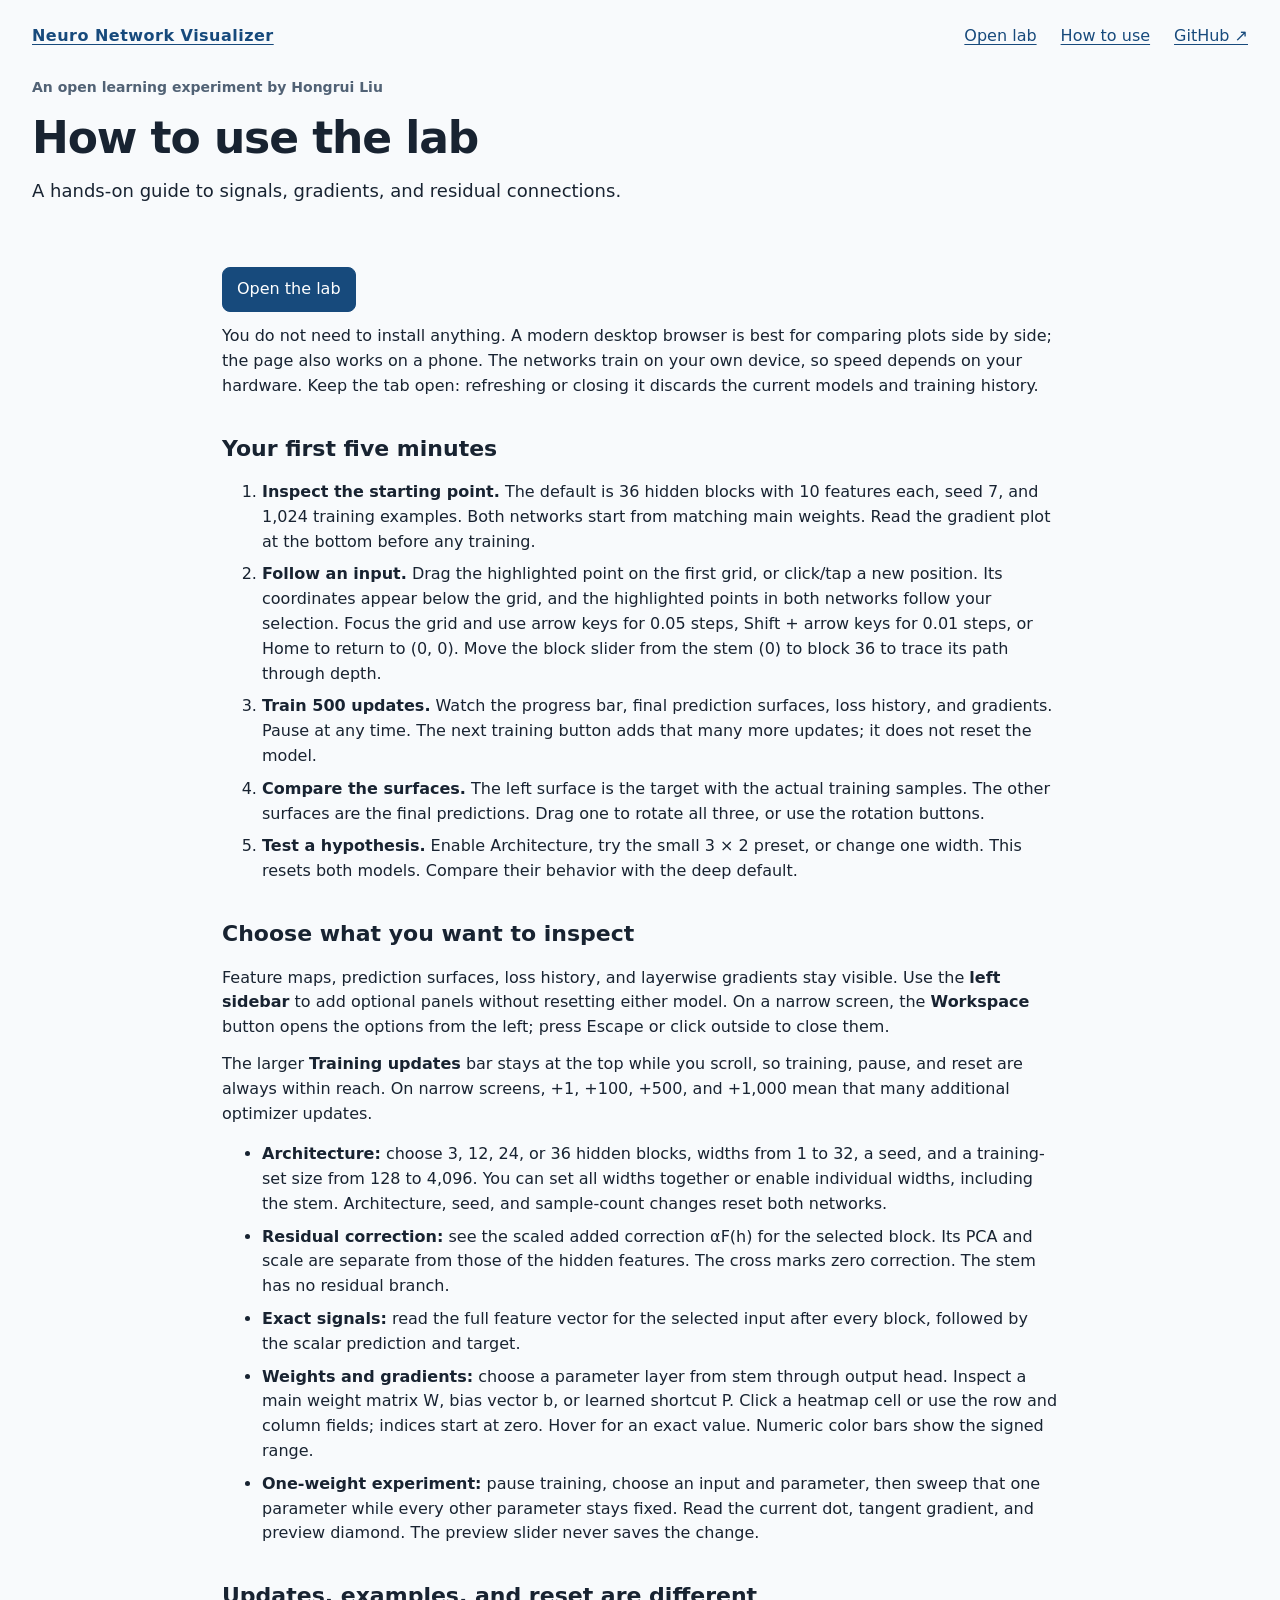
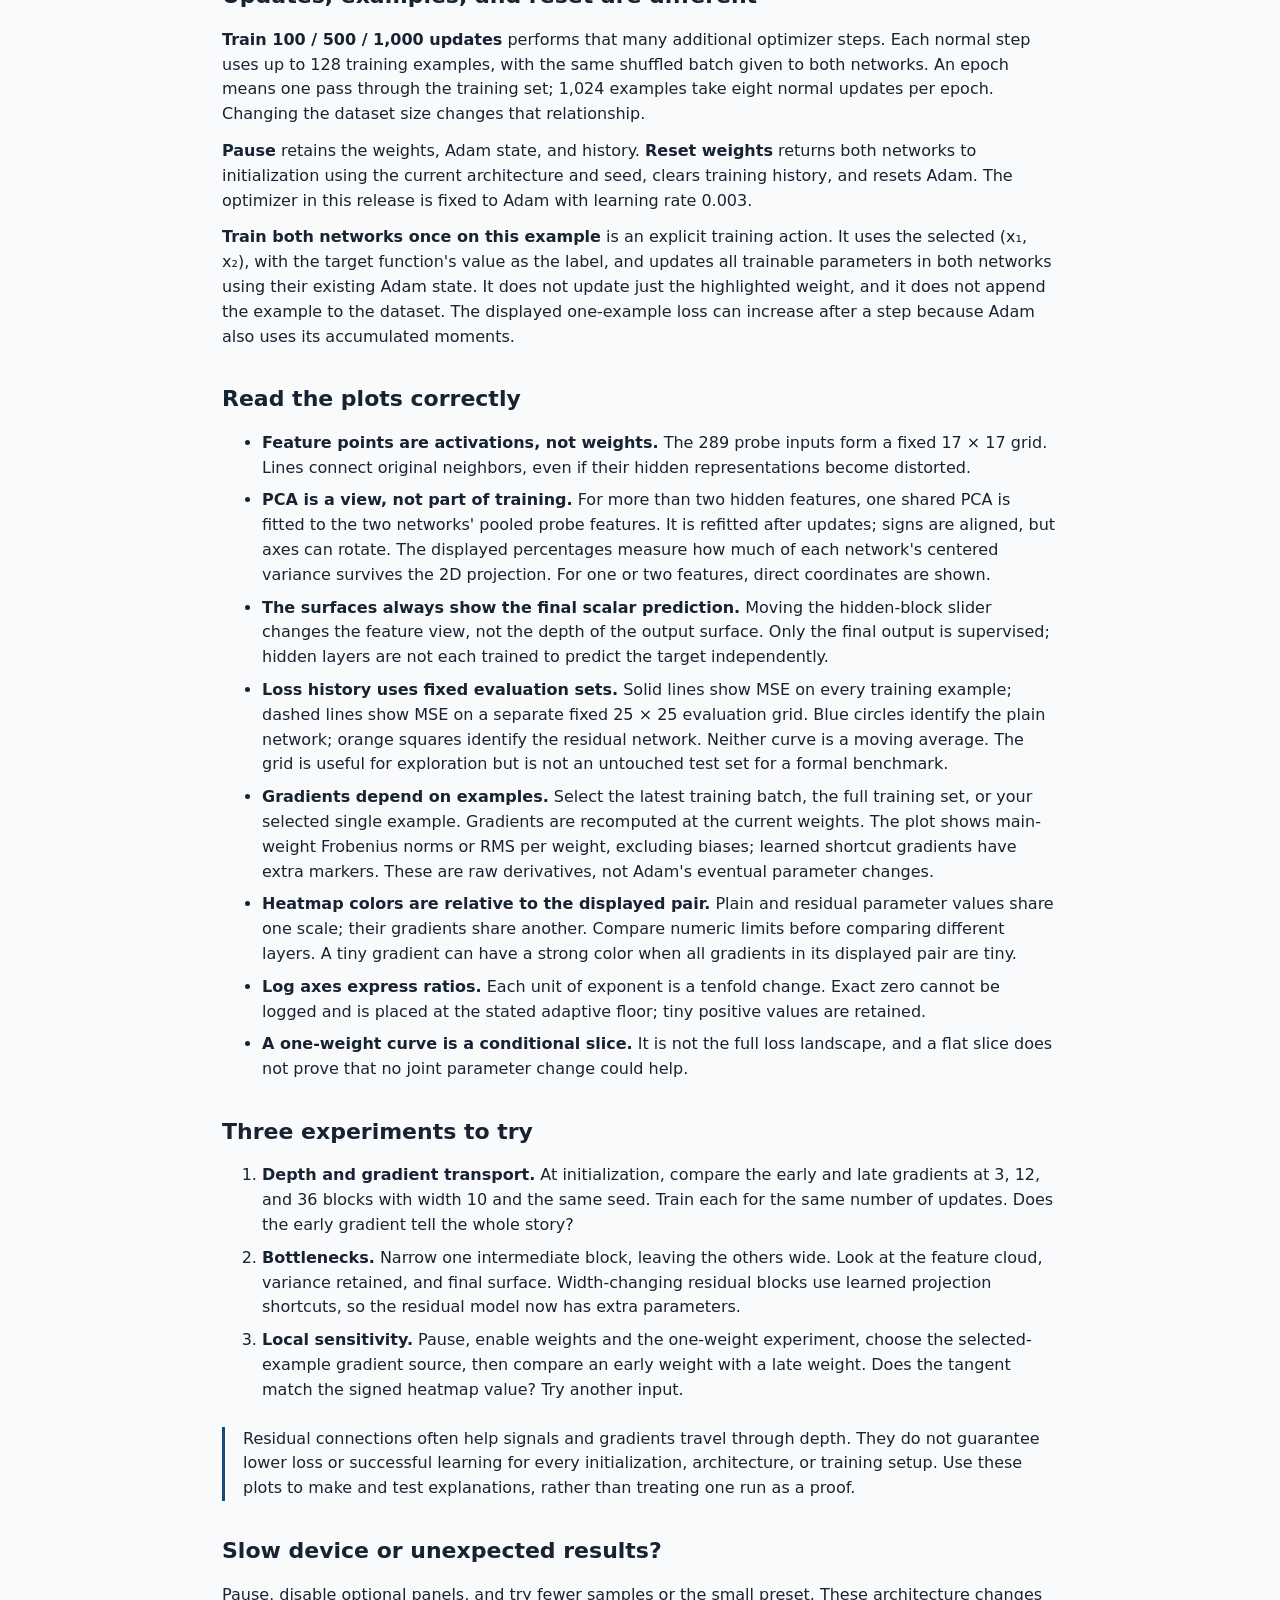
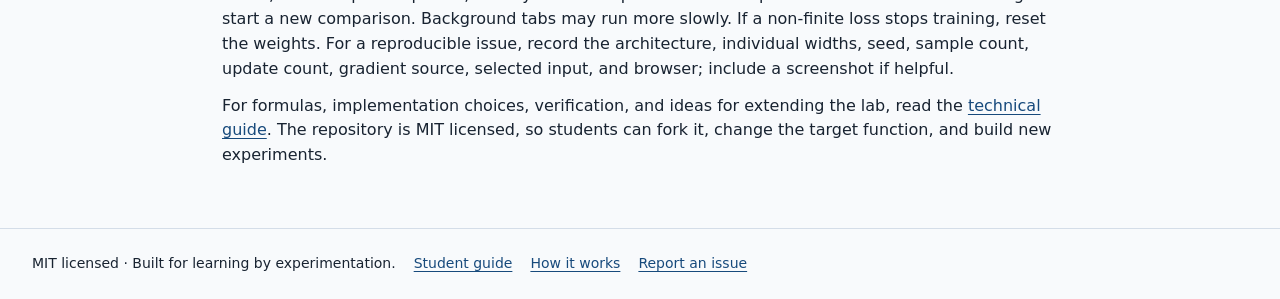
<file: guide.html>
<!doctype html>
<!-- Generated by scripts/build.py. Edit src/, then rebuild. -->
<html lang="en"><head><meta charset="utf-8"><meta name="viewport" content="width=device-width,initial-scale=1">
<meta name="description" content="Neuro Network Visualizer: compare plain and residual networks, features, weights, gradients, and loss in your browser.">
<title>Student guide · Neuro Network Visualizer</title><style>
#rs-lab{--font-size-base:18px;--rs-track:light-dark(#c5cbd2,#6a7480);--rs-control-bg:light-dark(#fff,#282c32);--rs-control-border:light-dark(#939da9,#a2acb8);--rs-slider-color:light-dark(#1968b4,#90caff);font-size:18px;line-height:1.5;max-width:1880px;margin:auto;padding:8px 4px;color:var(--foreground)}
#rs-lab *{box-sizing:border-box}
#rs-lab .rs-setup{display:flex;flex-wrap:wrap;align-items:flex-end;gap:18px 28px}
#rs-lab .rs-setup .form-label{display:grid;gap:6px;min-width:170px}
#rs-lab .rs-setup #rs-info{font-size:16px;flex:1;min-width:200px;align-self:center}
#rs-lab .form-control,#rs-lab .form-select{font-size:18px;min-height:48px;padding:10px 12px;border:1px solid var(--rs-control-border);background-color:var(--rs-control-bg);color:var(--foreground);border-radius:8px}
#rs-lab .btn{font-size:16px;min-height:44px;padding:10px 16px;white-space:normal}
#rs-lab .rs-actions{display:flex;flex-wrap:wrap;gap:10px;margin:18px 0 22px}
#rs-lab .rs-inputs{display:grid;grid-template-columns:1fr 1fr;gap:28px}
#rs-lab .rs-control-heading{display:flex;align-items:center;justify-content:space-between;gap:12px}
#rs-lab .rs-control .rs-number{width:112px;min-width:112px;font:500 18px/1.4 var(--font-mono,monospace);text-align:center}
#rs-lab .rs-layer-control{margin-top:16px}
#rs-lab .rs-architecture-controls{margin-top:22px}
#rs-lab .rs-actions #rs-info{align-self:center;font-size:16px}
#rs-lab .rs-width-grid{display:grid;grid-template-columns:repeat(auto-fit,minmax(220px,1fr));gap:12px 24px;margin:14px 0}
#rs-lab .rs-width-grid .rs-control-heading{font-size:16px}
#rs-lab .rs-width-grid .rs-number{width:80px;min-width:80px}
#rs-lab #rs-width-mixed{font-size:14px}
#rs-lab #rs-architecture{overflow-wrap:anywhere;font-family:var(--font-mono,monospace)}
#rs-lab .rs-feature-caption{font-size:15px;min-height:4.5em;margin:0 0 12px}
#rs-lab .rs-correction-details{font-size:15px;overflow-wrap:anywhere;font-variant-numeric:tabular-nums}
#rs-lab input[type=range]{appearance:none;-webkit-appearance:none;width:100%;height:44px;min-height:44px;margin:4px 0 0;background:transparent;cursor:pointer;accent-color:var(--rs-slider-color);padding:0;border:0;opacity:1}
#rs-lab input[type=range]::-webkit-slider-runnable-track{height:10px;border-radius:6px;border:1px solid var(--rs-control-border);background:linear-gradient(to right,var(--rs-slider-color) 0 var(--rs-fill,50%),var(--rs-track) var(--rs-fill,50%) 100%)}
#rs-lab input[type=range]::-webkit-slider-thumb{appearance:none;-webkit-appearance:none;width:26px;height:26px;margin-top:-9px;border-radius:50%;border:3px solid var(--rs-control-bg);background:var(--rs-slider-color);box-shadow:0 0 0 1px var(--rs-control-border)}
#rs-lab input[type=range]::-moz-range-track{height:10px;border-radius:6px;border:1px solid var(--rs-control-border);background:var(--rs-track)}
#rs-lab input[type=range]::-moz-range-progress{height:10px;border-radius:6px;background:var(--rs-slider-color)}
#rs-lab input[type=range]::-moz-range-thumb{width:22px;height:22px;border-radius:50%;border:3px solid var(--rs-control-bg);background:var(--rs-slider-color)}
#rs-lab input:focus-visible,#rs-lab select:focus-visible,#rs-lab button:focus-visible{outline:3px solid var(--rs-slider-color);outline-offset:3px}
#rs-lab .rs-plots{display:grid;grid-template-columns:repeat(4,minmax(0,1fr));gap:24px;margin:20px 0 6px}
#rs-lab .rs-plots section{min-width:0}
#rs-lab h3{font-size:18px;font-weight:500;line-height:1.45;margin:14px 0 8px}
#rs-lab .rs-feature-plot{width:100%;display:block;color:var(--foreground);margin-bottom:22px}
#rs-lab .rs-feature-plot text{font:11px var(--font-sans,system-ui);fill:var(--foreground)}
#rs-lab .rs-surface{display:block;width:100%;aspect-ratio:1.26;cursor:grab;touch-action:pan-y;background:var(--background);color:var(--viz-series-3)}
#rs-lab .rs-surface:active{cursor:grabbing}
#rs-lab #rs-plain-surface{color:var(--viz-series-1)}
#rs-lab #rs-res-surface{color:var(--viz-series-2)}
#rs-lab .rs-surface-summary{font-size:16px;font-variant-numeric:tabular-nums;min-height:3em;margin:8px 0}
#rs-lab .rs-camera-controls{display:flex;align-items:center;flex-wrap:wrap;gap:10px 16px;margin-top:10px;font-size:16px}
#rs-lab .rs-note{font-size:15px;line-height:1.5;margin:10px 0}
#rs-lab .rs-loss{font-size:17px;margin:20px 0;padding:14px 16px;background:var(--card);border-radius:8px}
#rs-lab .table{font-size:16px;width:100%;table-layout:fixed}
#rs-lab .table th,#rs-lab .table td{padding:13px 16px;line-height:1.55;text-align:left}
#rs-lab .table td:not(:first-child){font-family:var(--font-mono,monospace);font-variant-numeric:tabular-nums;overflow-wrap:anywhere}
#rs-lab .rs-selected-row{background:var(--card)}
#rs-lab .rs-inspector{margin-top:32px;border-top:1px solid var(--border);padding-top:12px}
#rs-lab .rs-inspect-controls{display:flex;flex-wrap:wrap;align-items:end;gap:12px 24px;margin-top:12px}
#rs-lab .rs-inspect-controls .form-label{display:grid;gap:6px;max-width:100%}
#rs-lab .rs-inspect-controls input{width:120px}
#rs-lab .rs-inspector .rs-inputs>.form-label{display:grid;align-content:start;gap:8px}
#rs-lab .rs-heatmaps{display:grid;grid-template-columns:repeat(4,minmax(0,1fr));gap:20px}
#rs-lab .rs-diagnostic-row{display:grid;grid-template-columns:repeat(2,minmax(0,1fr));gap:28px;margin-top:24px}
#rs-lab .rs-diagnostic-row section{min-width:0}
#rs-lab .rs-diagnostic-chart,#rs-lab .rs-heatmap{display:block;width:100%;color:var(--foreground)}
#rs-lab .rs-diagnostic-chart text,#rs-lab .rs-heatmap text{fill:var(--foreground);font:13px var(--font-sans,system-ui)}
#rs-lab .rs-heatmap rect[data-index]{cursor:pointer}
#rs-lab .rs-negative-key{color:var(--viz-series-4)}
#rs-lab .rs-positive-key{color:var(--viz-series-5)}
#rs-lab .rs-note{overflow-wrap:anywhere}
#rs-lab #rs-training-diagnostics{border-top:1px solid var(--border);padding-top:12px}
#rs-lab #rs-training-diagnostics .form-select{max-width:230px}
#rs-lab .rs-diagnostic-toolbar{grid-column:1/-1}
#rs-lab .rs-diagnostic-toolbar .form-label{display:flex;align-items:center;flex-wrap:wrap;gap:12px}
@media(max-width:1199px){#rs-lab .rs-heatmaps{grid-template-columns:repeat(2,minmax(0,1fr))}}
@media(max-width:650px){#rs-lab .rs-diagnostic-row,#rs-lab .rs-heatmaps{grid-template-columns:1fr}#rs-lab .rs-inspector .rs-inputs{grid-template-columns:1fr}}
@media(max-width:400px){#rs-lab .rs-heatmap text{font-size:15px}}
@media(min-width:900px){#rs-lab .rs-plots h3{min-height:2.9em;display:flex;align-items:flex-end}}
@media(min-width:900px) and (max-width:1299px){#rs-lab .rs-plots{grid-template-columns:repeat(2,minmax(0,1fr))}}
@media(max-width:899px){#rs-lab .rs-plots{grid-template-columns:1fr;gap:26px}#rs-lab .rs-feature-plot{max-width:520px;margin-left:auto;margin-right:auto}#rs-lab .rs-surface{max-width:650px;margin:auto}}
@media(max-width:540px){#rs-lab .rs-inputs{grid-template-columns:1fr;gap:14px}#rs-lab .rs-setup{gap:12px}#rs-lab .rs-setup .form-label{min-width:0;flex:1}#rs-lab .rs-setup #rs-info{flex-basis:100%}#rs-lab .rs-control .rs-number{width:96px;min-width:96px}#rs-lab .table{min-width:570px}#rs-lab .table-responsive{overflow-x:auto}#rs-lab .rs-control-heading{font-size:16px}}

:root{color-scheme:light dark;--font-sans:system-ui,-apple-system,BlinkMacSystemFont,"Segoe UI",sans-serif;--font-mono:ui-monospace,Consolas,monospace;--background:light-dark(#f8fafc,#10151d);--foreground:light-dark(#182331,#edf2fa);--card:light-dark(#fff,#182231);--border:light-dark(#d4dde8,#3a495c);--primary:light-dark(#174a7c,#bddbff);--primary-foreground:light-dark(#fff,#132239);--muted-foreground:light-dark(#516275,#bac8d9);--viz-series-1:light-dark(#2489e8,#68b4ff);--viz-series-2:light-dark(#dc701f,#ffa355);--viz-series-3:var(--foreground);--viz-series-4:light-dark(#7351b5,#b79bed);--viz-series-5:light-dark(#16866c,#55c8a6)}
*{box-sizing:border-box}html{scroll-behavior:smooth;scroll-padding-top:20px}body{margin:0;background:var(--background);color:var(--foreground);font:16px/1.55 var(--font-sans)}a{color:var(--primary);text-underline-offset:3px}button,input,select{font:inherit;color:inherit}button,a,input,select{touch-action:manipulation}button:focus-visible,a:focus-visible,input:focus-visible,select:focus-visible{outline:3px solid var(--primary);outline-offset:3px}button:disabled{opacity:.5;cursor:not-allowed}.btn{display:inline-flex;align-items:center;justify-content:center;min-height:44px;padding:9px 14px;border:1px solid var(--border);border-radius:8px;background:var(--card);cursor:pointer;text-decoration:none}.btn:hover:not(:disabled){border-color:var(--primary)}.btn-primary{background:var(--primary);color:var(--primary-foreground);border-color:var(--primary)}.form-control,.form-select{min-height:44px;padding:8px 10px;border:1px solid var(--border);border-radius:6px;background:var(--card);max-width:100%}input[type=checkbox]{width:18px;height:18px;accent-color:var(--primary);flex-shrink:0}h1,h2,h3{line-height:1.25}h1{font-size:clamp(28px,4vw,44px);letter-spacing:-.025em;margin:12px 0}h2{font-size:22px;margin:0 0 18px}p{margin:12px 0}main,.site-header,.site-footer{width:min(1600px,100%);margin:auto;padding:24px 32px}.site-header{padding-bottom:14px}.site-header nav{display:flex;flex-wrap:wrap;gap:12px 24px;align-items:center;margin-bottom:28px}.brand{font-weight:700;letter-spacing:.03em;margin-right:auto}.intro{max-width:850px;font-size:18px}.eyebrow{font-size:14px;font-weight:600;color:var(--muted-foreground)}.muted,.text-muted{color:var(--muted-foreground)}.site-footer{border-top:1px solid var(--border);font-size:14px;margin-top:24px;display:flex;gap:18px;flex-wrap:wrap}.table{border-collapse:collapse}.table td,.table th{border-bottom:1px solid var(--border)}.table-responsive{overflow-x:auto}.sr-only{position:absolute;width:1px;height:1px;padding:0;margin:-1px;overflow:hidden;clip:rect(0,0,0,0);white-space:nowrap;border:0}[hidden]{display:none!important}noscript{display:block;padding:24px}
/* Public workspace layout overrides the original embedded lab geometry. */
#rs-lab{max-width:none;margin:0;padding:0}#rs-lab .workspace-options{padding:18px 20px;background:var(--card);border:1px solid var(--border);border-radius:10px;margin-bottom:20px}.workspace-options strong{margin-right:16px}.workspace-options .muted{display:inline-block}.option-list{display:flex;flex-wrap:wrap;gap:10px 24px;margin-top:12px}.option-list label,.width-toggle{display:inline-flex;align-items:center;gap:8px;min-height:36px;cursor:pointer}#rs-lab .lab-panel{border:0;padding:20px 0;margin:0}#rs-lab .preset-row{display:flex;flex-wrap:wrap;gap:10px;align-items:center;margin-bottom:20px}#rs-lab .training-toolbar{padding:18px;background:var(--card);border:1px solid var(--border);border-radius:10px;gap:10px;margin:0 0 20px}#rs-lab .run-status{display:flex;flex-wrap:wrap;align-items:center;gap:12px;width:100%;font-size:14px;min-height:24px}#rs-progress{width:140px;height:10px;accent-color:var(--primary)}#rs-lab #rs-info{font-size:14px;color:var(--muted-foreground);width:100%}#rs-lab .rs-feature-grid,#rs-lab .rs-surface-grid{display:grid;grid-template-columns:repeat(3,minmax(0,1fr));gap:24px}#rs-lab.with-correction .rs-feature-grid{grid-template-columns:repeat(4,minmax(0,1fr))}#rs-lab .rs-surface-grid section{min-width:0}#rs-lab .rs-feature-grid h3{min-height:2.9em}#rs-lab .rs-feature-caption{min-height:0}#rs-lab .rs-feature-plot{margin-bottom:10px}#rs-lab .rs-diagnostic-toolbar{display:flex;flex-wrap:wrap;gap:16px 30px}#rs-lab #rs-training-diagnostics{margin-top:30px}#rs-lab .rs-diagnostic-toolbar .form-label{align-items:flex-start;flex-direction:column;gap:6px}#rs-lab .rs-diagnostic-toolbar .form-select{max-width:100%}#rs-lab .rs-surface{background:transparent}#rs-lab .rs-inputs{margin-bottom:10px}#rs-lab #rs-loss{margin:0 0 18px}.guide{max-width:900px}.guide h2{margin-top:36px}.guide h3{margin-top:26px}.guide li{margin:8px 0}.guide pre{padding:16px;background:var(--card);overflow-x:auto;border:1px solid var(--border);border-radius:8px}.guide code{font-family:var(--font-mono);font-size:.93em}.guide table{width:100%;border-collapse:collapse}.guide th,.guide td{text-align:left;vertical-align:top;border-bottom:1px solid var(--border);padding:10px}.guide blockquote{margin:24px 0;border-left:3px solid var(--primary);padding-left:18px}
@media(max-width:1100px){#rs-lab.with-correction .rs-feature-grid{grid-template-columns:repeat(2,minmax(0,1fr))}}
@media(max-width:800px){main,.site-header,.site-footer{padding:20px}#rs-lab .rs-feature-grid,#rs-lab .rs-surface-grid,#rs-lab.with-correction .rs-feature-grid{grid-template-columns:1fr}#rs-lab .rs-feature-grid h3{min-height:0}#rs-lab .rs-feature-caption{max-width:520px;margin:auto}#rs-lab .rs-diagnostic-row{grid-template-columns:1fr}#rs-lab .rs-feature-plot{max-width:520px;margin:auto}#rs-lab .rs-surface{max-width:600px;margin:auto}}
@media(max-width:420px){main,.site-header,.site-footer{padding:14px}#rs-lab .training-toolbar{padding:12px}#rs-lab .training-toolbar>.btn{flex:1 1 110px}#rs-lab .workspace-options{padding:12px}#rs-lab .rs-setup{flex-direction:column;align-items:stretch}#rs-lab .rs-heatmaps{grid-template-columns:1fr}.site-header nav{gap:12px 18px}.brand{width:100%}}
@media(prefers-reduced-motion:reduce){html{scroll-behavior:auto}}
/* Reserve space for the fixed controls so plots and anchor targets stay clear. */
#rs-lab #rs-input{touch-action:none;user-select:none;cursor:crosshair}
#rs-lab #rs-input [data-input-handle],#rs-lab #rs-input .rs-selected-point{cursor:grab}
#rs-lab #rs-input.is-dragging,#rs-lab #rs-input.is-dragging *{cursor:grabbing}
#rs-lab #rs-input:focus-visible{outline:3px solid var(--primary);outline-offset:3px;border-radius:4px}
#rs-lab .rs-point-readout{display:block;font:500 16px/1.5 var(--font-mono);font-variant-numeric:tabular-nums;margin:6px 0}
#rs-lab .rs-point-help{font-size:14px;margin:6px 0 12px}
html:has(.lab-page){scroll-padding-top:calc(var(--training-dock-height,210px) + 32px)}
.lab-page{--workspace-rail:280px;padding-left:var(--workspace-rail);padding-top:calc(var(--training-dock-height,210px) + 24px)}
#rs-lab .workspace-options{position:fixed;left:16px;top:16px;width:calc(var(--workspace-rail) - 32px);max-height:calc(100dvh - 32px);overflow-y:auto;overscroll-behavior:contain;z-index:25;padding:20px 16px;margin:0}
#rs-lab .workspace-options h2{font-size:20px;margin:0 0 12px;line-height:1.35}
#rs-lab .workspace-options .muted{font-size:14px;line-height:1.5}
#rs-lab .option-list{display:flex;flex-direction:column;gap:6px;margin-top:18px}
#rs-lab .option-list label{font-size:17px;line-height:1.4;min-height:44px;align-items:center}
#rs-lab .option-list input{width:20px;height:20px}
#rs-lab .training-toolbar{position:fixed;left:calc(var(--workspace-rail) + 32px);right:32px;top:16px;z-index:30;display:grid;grid-template-columns:repeat(6,minmax(0,1fr));gap:10px;padding:16px;margin:0;box-shadow:0 5px 20px light-dark(#18233114,#0005)}
#rs-lab .training-toolbar>.btn{min-height:56px;padding:10px 12px;font-size:18px;line-height:1.35}
#rs-lab .training-heading{grid-column:1/-1;display:flex;align-items:center;justify-content:space-between;gap:16px}
#rs-lab .training-heading h2{font-size:20px;margin:0}
#rs-lab .training-toolbar .run-status,#rs-lab .training-toolbar #rs-info{grid-column:1/-1}
#rs-lab .training-toolbar .run-status{font-size:15px;gap:10px;min-height:0}
#rs-lab .training-toolbar #rs-info{font-size:14px}
#rs-lab .workspace-toggle,#rs-lab .button-short{display:none}
#rs-lab .workspace-backdrop{position:fixed;inset:0;z-index:20;background:#0005;border:0;padding:0;cursor:default}
@media(max-width:1099px){
 .lab-page{--workspace-rail:0px;padding-left:0;padding-top:calc(var(--training-dock-height,210px) + 16px)}
 #rs-lab .training-toolbar{left:12px;right:12px;top:8px;gap:8px;padding:12px}
 #rs-lab .workspace-toggle{display:inline-flex;font-size:15px;min-height:40px;padding:6px 12px}
 #rs-lab .training-toolbar .button-long{display:none}
 #rs-lab .training-toolbar .button-short{display:inline}
 #rs-lab .workspace-options{left:12px;top:calc(var(--training-dock-height,210px) + 16px);width:min(280px,calc(100vw - 24px));max-height:calc(100dvh - var(--training-dock-height,210px) - 28px);visibility:hidden;box-shadow:0 8px 24px #0003}
 #rs-lab.workspace-open .workspace-options{visibility:visible}
}
@media(max-width:600px){
 #rs-lab .training-toolbar{grid-template-columns:repeat(3,minmax(0,1fr))}
 #rs-lab .training-toolbar>.btn{min-height:48px;font-size:18px;padding:8px}
 #rs-lab .training-heading{gap:8px}
 #rs-lab .training-heading h2{font-size:18px}
 #rs-lab .training-toolbar .run-status{display:grid;grid-template-columns:54px minmax(0,1fr);font-size:12px;line-height:1.35}
 #rs-lab #rs-progress{width:54px}
 #rs-lab .training-toolbar #rs-info{font-size:12px;line-height:1.35}
}
</style></head>
<body class="guide-page"><header class="site-header"><nav aria-label="Main navigation"><a class="brand" href="index.html">Neuro Network Visualizer</a><a href="index.html">Open lab</a><a href="guide.html" target="_blank" rel="noopener">How to use</a><a href="https://github.com/liuhon33/neuro-network-visualizer" target="_blank" rel="noopener">GitHub ↗</a></nav>
<div class="eyebrow">An open learning experiment by Hongrui Liu</div><h1>How to use the lab</h1><p class="intro">A hands-on guide to signals, gradients, and residual connections.</p>
</header>
<main class="guide"><p><a class="btn btn-primary" href="index.html">Open the lab</a></p>
<p>You do not need to install anything. A modern desktop browser is best for comparing plots side by side; the page also works on a phone. The networks train on your own device, so speed depends on your hardware. Keep the tab open: refreshing or closing it discards the current models and training history.</p>
<h2>Your first five minutes</h2>
<ol>
<li><strong>Inspect the starting point.</strong> The default is 36 hidden blocks with 10 features each, seed 7, and 1,024 training examples. Both networks start from matching main weights. Read the gradient plot at the bottom before any training.</li>
<li><strong>Follow an input.</strong> Drag the highlighted point on the first grid, or click/tap a new position. Its coordinates appear below the grid, and the highlighted points in both networks follow your selection. Focus the grid and use arrow keys for 0.05 steps, Shift + arrow keys for 0.01 steps, or Home to return to (0, 0). Move the block slider from the stem (0) to block 36 to trace its path through depth.</li>
<li><strong>Train 500 updates.</strong> Watch the progress bar, final prediction surfaces, loss history, and gradients. Pause at any time. The next training button adds that many more updates; it does not reset the model.</li>
<li><strong>Compare the surfaces.</strong> The left surface is the target with the actual training samples. The other surfaces are the final predictions. Drag one to rotate all three, or use the rotation buttons.</li>
<li><strong>Test a hypothesis.</strong> Enable Architecture, try the small 3 × 2 preset, or change one width. This resets both models. Compare their behavior with the deep default.</li>
</ol>
<h2>Choose what you want to inspect</h2>
<p>Feature maps, prediction surfaces, loss history, and layerwise gradients stay visible. Use the <strong>left sidebar</strong> to add optional panels without resetting either model. On a narrow screen, the <strong>Workspace</strong> button opens the options from the left; press Escape or click outside to close them.</p>
<p>The larger <strong>Training updates</strong> bar stays at the top while you scroll, so training, pause, and reset are always within reach. On narrow screens, +1, +100, +500, and +1,000 mean that many additional optimizer updates.</p>
<ul>
<li><strong>Architecture:</strong> choose 3, 12, 24, or 36 hidden blocks, widths from 1 to 32, a seed, and a training-set size from 128 to 4,096. You can set all widths together or enable individual widths, including the stem. Architecture, seed, and sample-count changes reset both networks.</li>
<li><strong>Residual correction:</strong> see the scaled added correction αF(h) for the selected block. Its PCA and scale are separate from those of the hidden features. The cross marks zero correction. The stem has no residual branch.</li>
<li><strong>Exact signals:</strong> read the full feature vector for the selected input after every block, followed by the scalar prediction and target.</li>
<li><strong>Weights and gradients:</strong> choose a parameter layer from stem through output head. Inspect a main weight matrix W, bias vector b, or learned shortcut P. Click a heatmap cell or use the row and column fields; indices start at zero. Hover for an exact value. Numeric color bars show the signed range.</li>
<li><strong>One-weight experiment:</strong> pause training, choose an input and parameter, then sweep that one parameter while every other parameter stays fixed. Read the current dot, tangent gradient, and preview diamond. The preview slider never saves the change.</li>
</ul>
<h2>Updates, examples, and reset are different</h2>
<p><strong>Train 100 / 500 / 1,000 updates</strong> performs that many additional optimizer steps. Each normal step uses up to 128 training examples, with the same shuffled batch given to both networks. An epoch means one pass through the training set; 1,024 examples take eight normal updates per epoch. Changing the dataset size changes that relationship.</p>
<p><strong>Pause</strong> retains the weights, Adam state, and history. <strong>Reset weights</strong> returns both networks to initialization using the current architecture and seed, clears training history, and resets Adam. The optimizer in this release is fixed to Adam with learning rate 0.003.</p>
<p><strong>Train both networks once on this example</strong> is an explicit training action. It uses the selected (x₁, x₂), with the target function's value as the label, and updates all trainable parameters in both networks using their existing Adam state. It does not update just the highlighted weight, and it does not append the example to the dataset. The displayed one-example loss can increase after a step because Adam also uses its accumulated moments.</p>
<h2>Read the plots correctly</h2>
<ul>
<li><strong>Feature points are activations, not weights.</strong> The 289 probe inputs form a fixed 17 × 17 grid. Lines connect original neighbors, even if their hidden representations become distorted.</li>
<li><strong>PCA is a view, not part of training.</strong> For more than two hidden features, one shared PCA is fitted to the two networks' pooled probe features. It is refitted after updates; signs are aligned, but axes can rotate. The displayed percentages measure how much of each network's centered variance survives the 2D projection. For one or two features, direct coordinates are shown.</li>
<li><strong>The surfaces always show the final scalar prediction.</strong> Moving the hidden-block slider changes the feature view, not the depth of the output surface. Only the final output is supervised; hidden layers are not each trained to predict the target independently.</li>
<li><strong>Loss history uses fixed evaluation sets.</strong> Solid lines show MSE on every training example; dashed lines show MSE on a separate fixed 25 × 25 evaluation grid. Blue circles identify the plain network; orange squares identify the residual network. Neither curve is a moving average. The grid is useful for exploration but is not an untouched test set for a formal benchmark.</li>
<li><strong>Gradients depend on examples.</strong> Select the latest training batch, the full training set, or your selected single example. Gradients are recomputed at the current weights. The plot shows main-weight Frobenius norms or RMS per weight, excluding biases; learned shortcut gradients have extra markers. These are raw derivatives, not Adam's eventual parameter changes.</li>
<li><strong>Heatmap colors are relative to the displayed pair.</strong> Plain and residual parameter values share one scale; their gradients share another. Compare numeric limits before comparing different layers. A tiny gradient can have a strong color when all gradients in its displayed pair are tiny.</li>
<li><strong>Log axes express ratios.</strong> Each unit of exponent is a tenfold change. Exact zero cannot be logged and is placed at the stated adaptive floor; tiny positive values are retained.</li>
<li><strong>A one-weight curve is a conditional slice.</strong> It is not the full loss landscape, and a flat slice does not prove that no joint parameter change could help.</li>
</ul>
<h2>Three experiments to try</h2>
<ol>
<li><strong>Depth and gradient transport.</strong> At initialization, compare the early and late gradients at 3, 12, and 36 blocks with width 10 and the same seed. Train each for the same number of updates. Does the early gradient tell the whole story?</li>
<li><strong>Bottlenecks.</strong> Narrow one intermediate block, leaving the others wide. Look at the feature cloud, variance retained, and final surface. Width-changing residual blocks use learned projection shortcuts, so the residual model now has extra parameters.</li>
<li><strong>Local sensitivity.</strong> Pause, enable weights and the one-weight experiment, choose the selected-example gradient source, then compare an early weight with a late weight. Does the tangent match the signed heatmap value? Try another input.</li>
</ol>
<blockquote>Residual connections often help signals and gradients travel through depth. They do not guarantee lower loss or successful learning for every initialization, architecture, or training setup. Use these plots to make and test explanations, rather than treating one run as a proof.</blockquote>
<h2>Slow device or unexpected results?</h2>
<p>Pause, disable optional panels, and try fewer samples or the small preset. These architecture changes start a new comparison. Background tabs may run more slowly. If a non-finite loss stops training, reset the weights. For a reproducible issue, record the architecture, individual widths, seed, sample count, update count, gradient source, selected input, and browser; include a screenshot if helpful.</p>
<p>For formulas, implementation choices, verification, and ideas for extending the lab, read the <a href="https://github.com/liuhon33/neuro-network-visualizer/blob/main/docs/architecture.md" target="_blank" rel="noopener">technical guide</a>. The repository is MIT licensed, so students can fork it, change the target function, and build new experiments.</p>
</main>
<footer class="site-footer"><span>MIT licensed · Built for learning by experimentation.</span><a href="guide.html" target="_blank" rel="noopener">Student guide</a><a href="https://github.com/liuhon33/neuro-network-visualizer/blob/main/docs/architecture.md" target="_blank" rel="noopener">How it works</a><a href="https://github.com/liuhon33/neuro-network-visualizer/issues" target="_blank" rel="noopener">Report an issue</a></footer>
</body></html>
</file>
